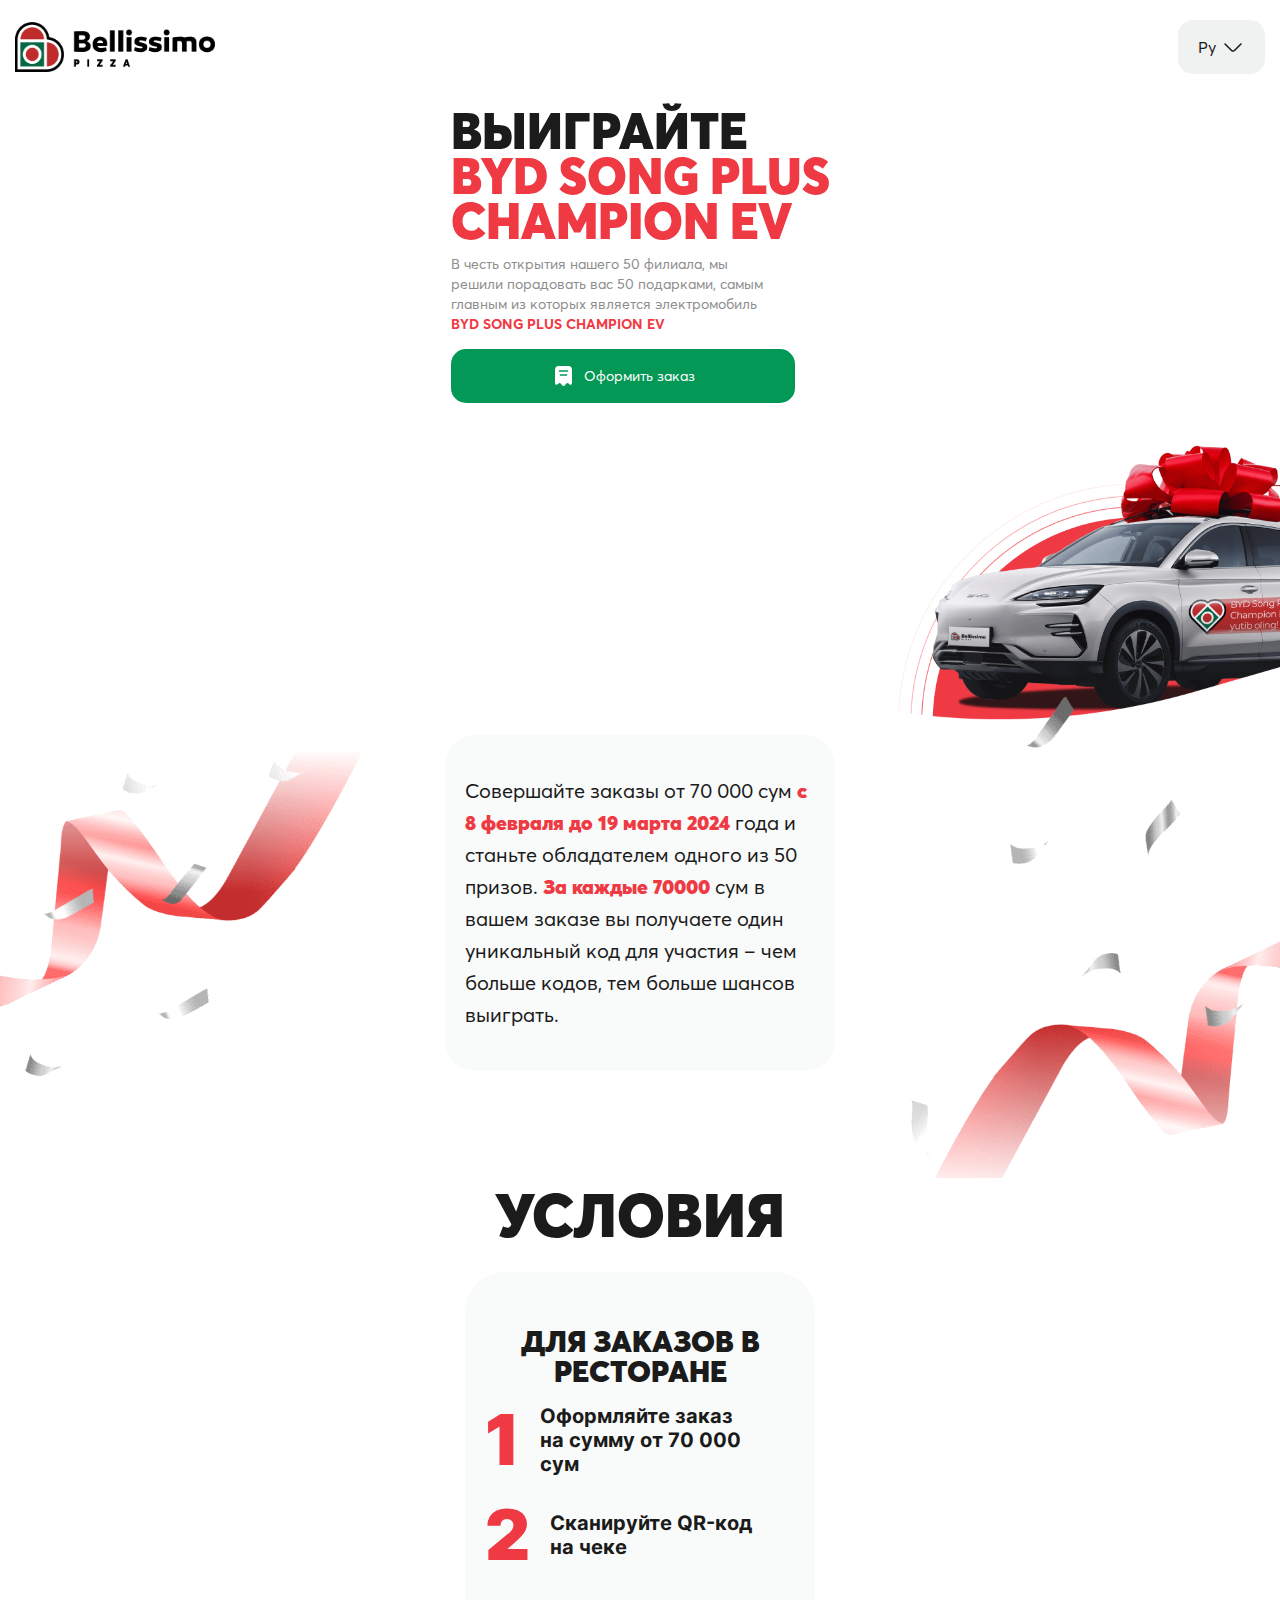
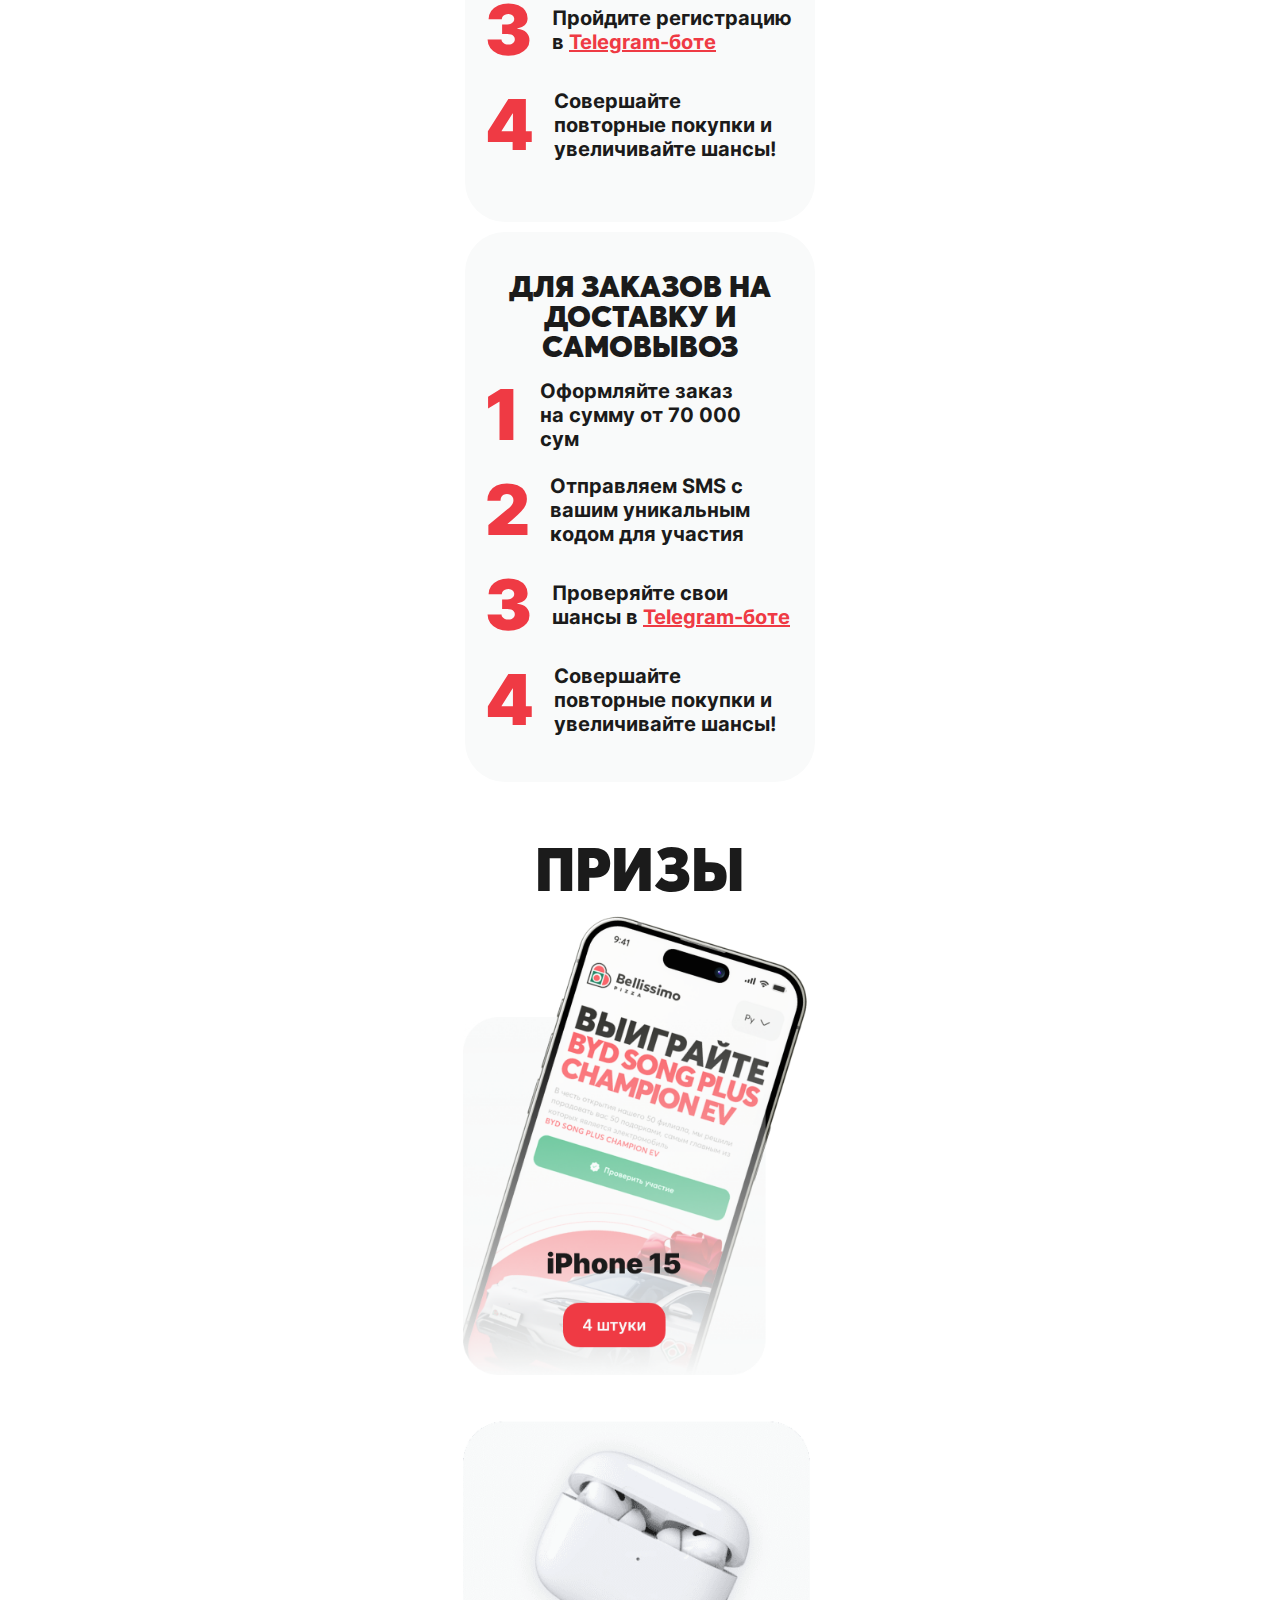
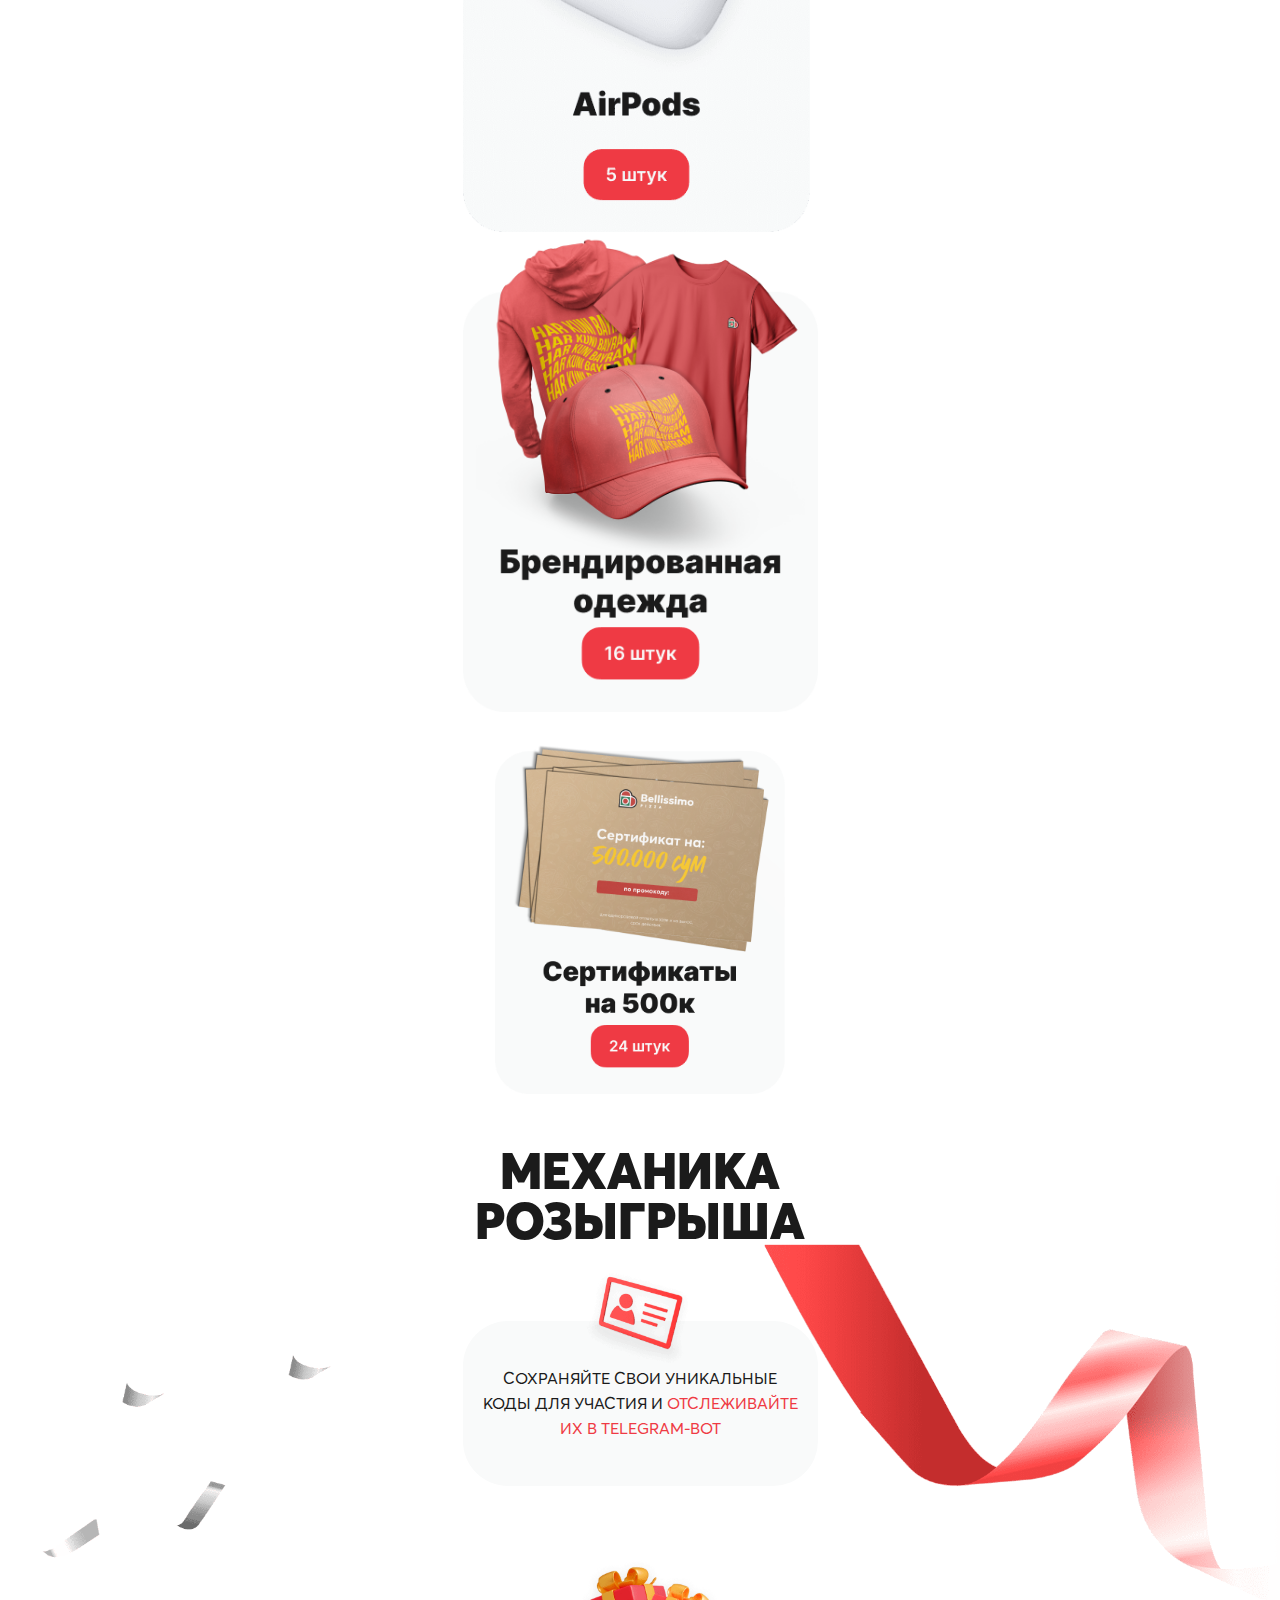
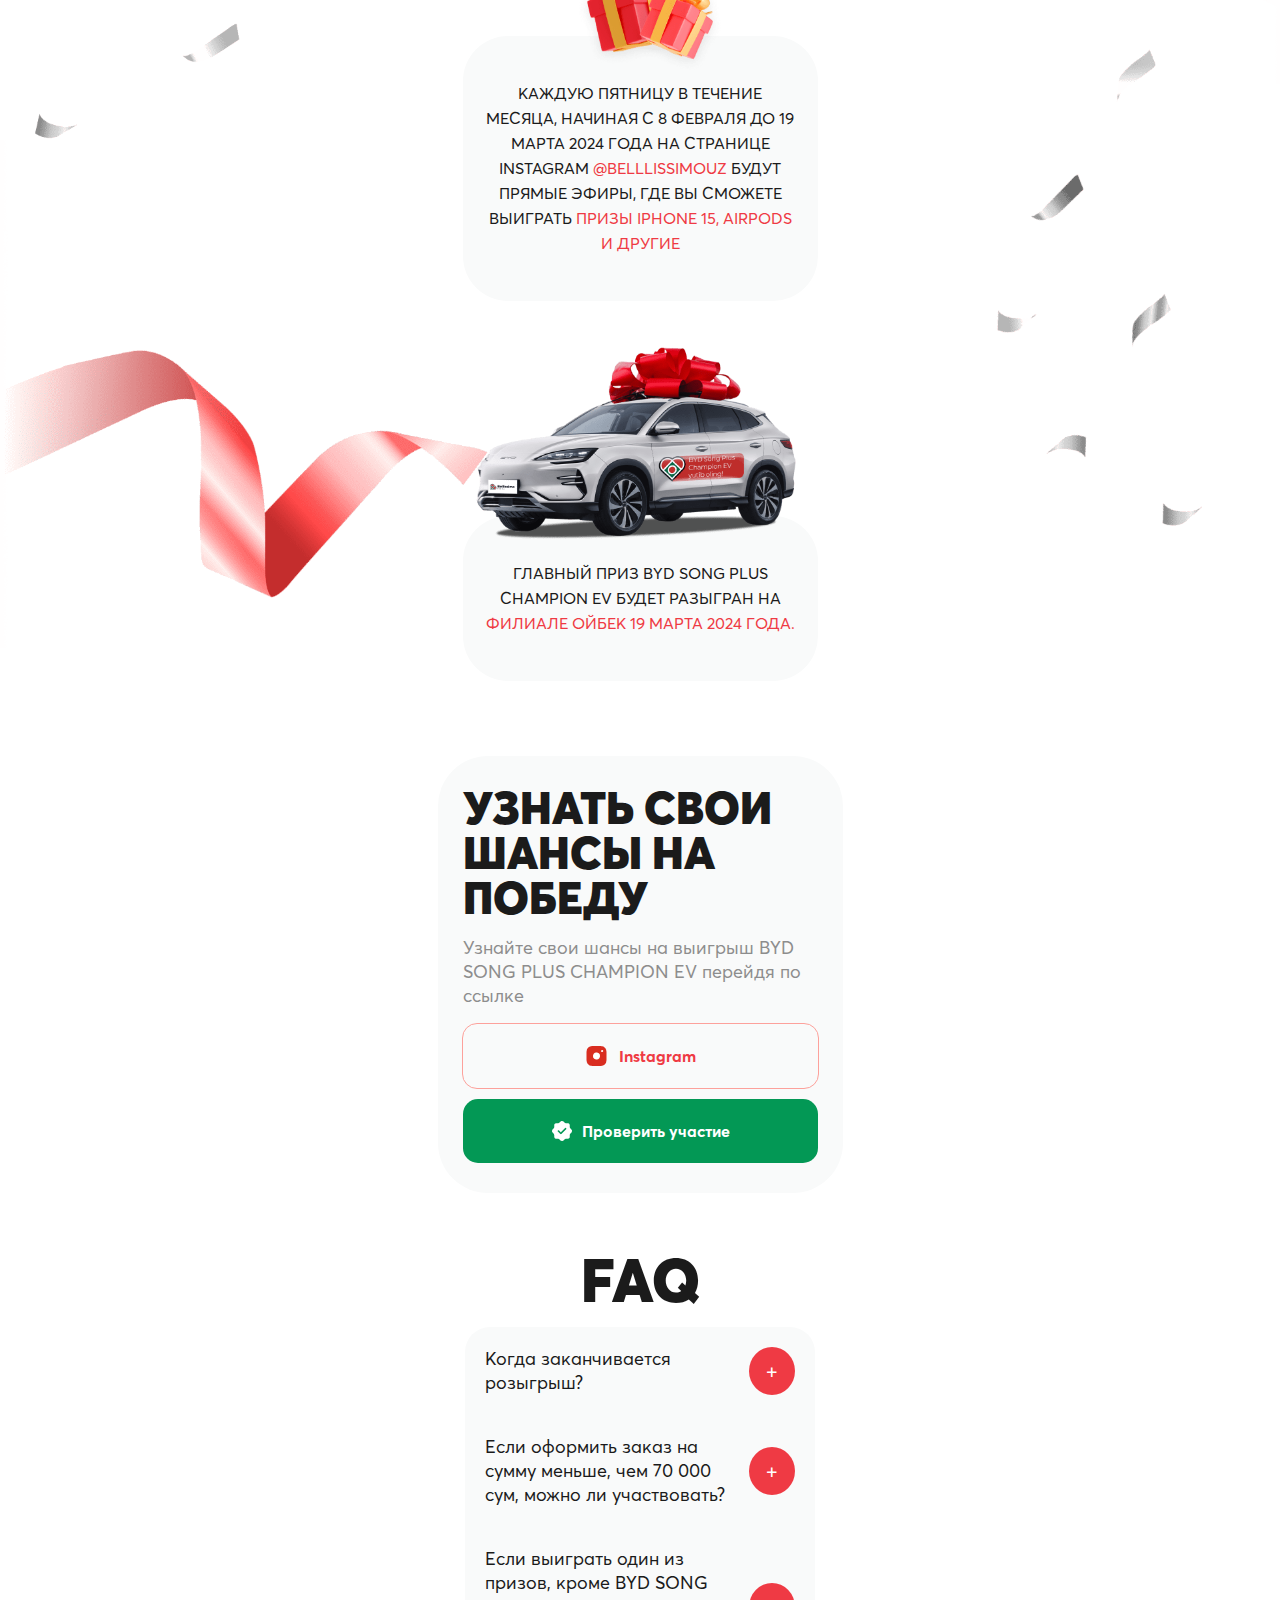
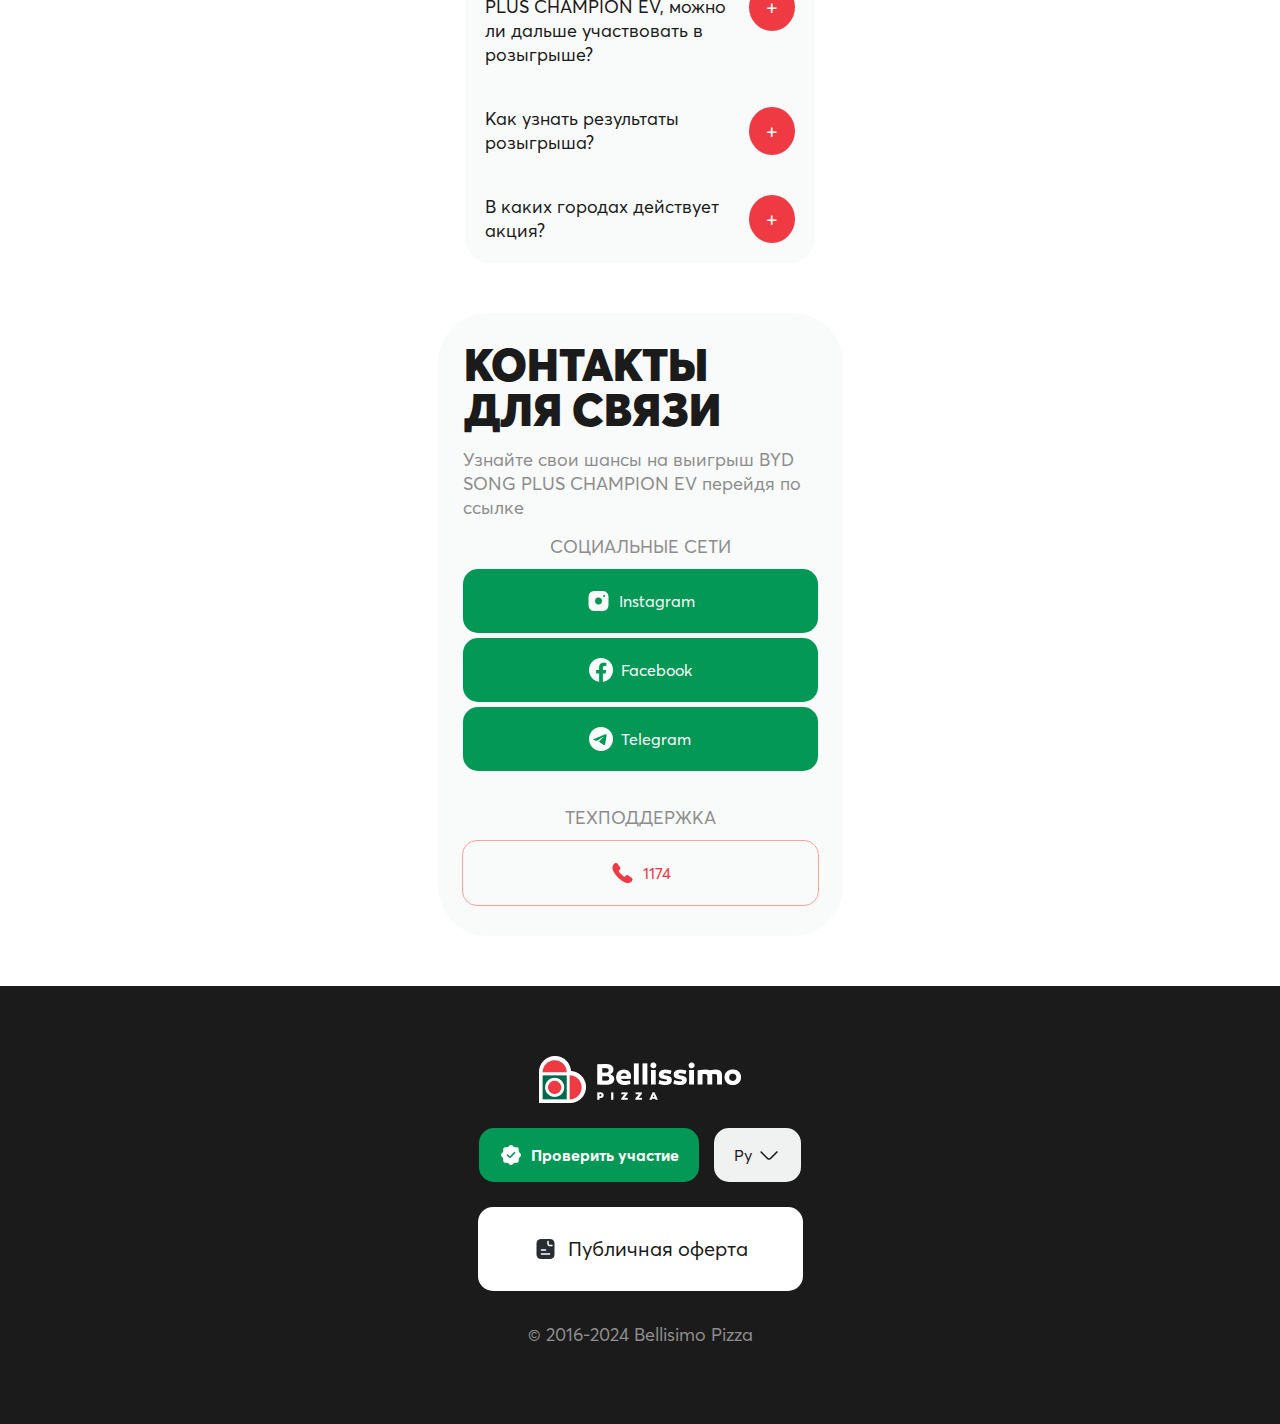
<file: index.html>
<!DOCTYPE html>
<html lang="ru">
<head>
    <meta charset="UTF-8">
    <meta name="viewport" content="width=device-width, initial-scale=1.0">
    <title>BELLISIMO | RU</title>
    <link rel="stylesheet" href="assets/style/style.css">
</head>
<body>
    <header id="header1" class="header">
        <nav class="nav d-flex justify-content-center align-items-center">
            <img class="header__logo" src="assets/img/logo.png" alt="logo">
            <ul class="nav__ul d-flex justify-content-center align-items-center">
                <li class="nav__li">
                    <a class="nav__link" href="#header1">Главная</a>
                </li>
                <li class="nav__li">
                    <a class="nav__link" href="#main1">Описание</a>
                </li>
                <li class="nav__li">
                    <a class="nav__link" href="#con1">Условия</a>
                </li>
                <li class="nav__li">
                    <a class="nav__link" href="#ivent1">Механика</a>
                </li>
                <li class="nav__li">
                    <a class="nav__link" href="#win1">Проверить участие</a>
                </li>
                <li class="nav__li">
                    <a class="nav__link" href="#faq1">FAQ</a>
                </li>
                <li class="nav__li">
                    <a class="nav__link" href="#contact1">Контакты</a>
                </li>
            </ul>
            <div class="nav__right d-flex justify-content-center align-items-center">
                <a target="_blank" href="https://t.me/bellissimo_bot" class="nav__right-link d-flex justify-content-center align-items-center">
                    <img class="nav__right-icon" src="assets/img/icon.png" alt="icon">
                    <span class="nav__right-link-txt">Проверить участие</span>
                </a>
                <ul class="header__nav-lang">
                    <li id="lang__li" class="header__nav-lang-li d-flex justify-content-center align-items-center">
                        <p class="header__nav-lang-p">Ру</p>
                        <img id="droparr" src="assets/img/lang-arr.png" alt="arr">
                    </li>
                    <ul onclick="location.href='indexUz.html';" id="lang__drop" class="dropdown__ul displaB">
                        <li class="dropdown__li">
                            <p class="header__nav-lang-p">Uz</p>
                        </li>
                    </ul>
                </ul>
            </div>
        </nav>
        <div class="header__content d-flex justify-content-start align-items-start">
            <div class="header__content-left d-flex flex-colum align-items-start">
                <h1 class="header__content-title">Выиграйте <br>
                    <span>BYD SONG PLUS <br> CHAMPION EV</span>
                </h1>
                <p class="header__content-txt">В честь открытия нашего 50 филиала, мы решили порадовать вас 50 подарками, самым главным из которых является электромобиль <span>BYD SONG PLUS CHAMPION EV</span></p>
                <a class="header__content-btn d-flex justify-cntent-center align-items-center" target="_blank" href="https://t.me/bellissimo_bot"><img class="header__content-img" src="assets/img/receipt.png" alt="">Оформить заказ</a>
            </div>
            <img class="header__content-right" src="assets/img/header__bg.png" alt="">
        </div>
    </header>
    <main id="main1" class="main">
        <div class="main__top d-flex justify-content-center align-items-center">
            <p class="main__top-txt">
                Совершайте заказы от 70 000 сум <span>с 8 февраля до 19 марта 2024</span> года и станьте обладателем одного из 50 призов. <span>За каждые 70000</span> сум в вашем заказе вы получаете один уникальный код для участия – чем больше кодов, тем больше шансов выиграть.
            </p>
            <img class="main__topn-bg" src="assets/img/main__top__bg.png" alt="illyustration">
        </div>
        <div id="con1" class="main__condition d-flex flex-colum justify-content-center align-items-center">
            <h2 class="condition__title">Условия</h2>
            <div class="condition__item d-flex flex-colum justify-content-center align-items-center">
                <div class="condition__top d-flex justify-content-center align-items-center">
                    <div class="condition__left d-flex flex-colum justify-content-center align-items-start">
                        <p class="condition__left-title">Для заказов в ресторане</p>
                        <div class="condition__left-item">
                            <p class="condition__item-number">1</p>
                            <p class="condition__item-txt">Оформляйте заказ на сумму от 70 000 сум</p>
                        </div>
                        <div class="condition__left-item">
                            <p class="condition__item-number">2</p>
                            <p class="condition__item-txt">Сканируйте QR-код на чеке</p>
                        </div>
                        <div class="condition__left-item">
                            <p class="condition__item-number">3</p>
                            <p id="mobile__size" class="condition__item-txt">Пройдите регистрацию в <span style="cursor: pointer;" onclick="location.href='https://t.me/bellissimo_bot';">Telegram-боте</span></p>
                        </div>
                        <div id="mobile__item" class="condition__left-item">
                            <p class="condition__item-number">4</p>
                            <p style="width: 235px;" class="condition__item-txt">Совершайте повторные покупки и увеличивайте шансы!</p>
                        </div>
                    </div>
                    <div class="condition__right d-flex flex-colum justify-content-center align-items-start">
                        <p id="sergey__title" class="condition__left-title">Для заказов на доставку и самовывоз</p>
                        <div class="condition__left-item">
                            <p class="condition__item-number">1</p>
                            <p class="condition__item-txt">Оформляйте заказ на сумму от 70 000 сум</p>
                        </div>
                        <div class="condition__left-item">
                            <p class="condition__item-number">2</p>
                            <p id="sergey__p" class="condition__item-txt">Отправляем SMS с вашим уникальным кодом для участия</p>
                        </div>
                        <div class="condition__left-item">
                            <p class="condition__item-number">3</p>
                            <p id="mobile__size" class="condition__item-txt">Проверяйте свои шансы в <span style="cursor: pointer;" onclick="location.href='https://t.me/bellissimo_bot';">Telegram-боте</span></p>
                        </div>
                        <div id="mobile__item" class="condition__left-item">
                            <p class="condition__item-number">4</p>
                            <p style="width: 235px;" class="condition__item-txt">Совершайте повторные покупки и увеличивайте шансы!</p>
                        </div>
                    </div>
                </div>
                <div class="condition__bottom d-flex justify-content-center align-items-center">
                    <p class="condition__item-number">4</p>
                    <p id="sergey__p4" class="condition__item-txt">Совершайте повторные покупки и увеличивайте шансы!</p>
                </div>
            </div>
        </div>
        <div class="gifts d-flex justify-content-center align-items-center flex-colum">
            <h2 class="gift__title">ПРИЗЫ</h2>
            <div class="gift__item d-flex justify-content-center align-items-end">
                <div class="gift__item-box d-flex justify-content-center align-items-center">
                    <img src="assets/img/iphone.png" alt="iphone" class="gift__item-img">
                </div>
                <div class="gift__item-box">
                    <img src="assets/img/airpods.png" alt="iphone" class="gift__item-img">
                </div>
                <div class="gift__item-box">
                    <img src="assets/img/dress.png" alt="iphone" class="gift__item-img">
                </div>
                <div class="gift__item-box">
                    <img src="assets/img/sertificate.png" alt="iphone" class="gift__item-img">
                </div>
            </div>
            <p class="gift__txt">Результаты розыгрыша вы сможете узнать на нашей странице <span style="cursor: pointer;" onclick="location.href='https://www.instagram.com/bellissimouz/';">Instagram</span> во время прямых эфиров каждую пятницу в течение месяца. ОбладателяBYD SONG PLUS CHAMPION EV определим случайным образом на филиале Ойбек 19 марта 2024 года.</p>
        </div>
        <div id="ivent1" class="ivent d-flex flex-colum justify-content-center align-items-center">
            <h2 class="ivent__title">Механика розыгрыша</h2>
            <div class="ivent__box d-flex flex-colum justify-content-center align-items-center">
                <div class="ivent__item">
                    <img id="ivenImg1" class="ivent__img" src="assets/img/contact.png" alt="ivent">
                    <p class="ivent__txt">Сохраняйте свои уникальные коды для участия и <span style="cursor: pointer;" onclick="location.href='https://t.me/bellissimo_bot';" >отслеживайте их в Telegram-bot</span></p>
                </div>
                <div class="ivent__item">
                    <img id="ivenImg2" class="ivent__img" src="assets/img/ivent__gift.png" alt="ivent">
                    <p class="ivent__txt">Каждую пятницу в течение месяца, начиная с 8 февраля до 19 марта 2024 года на странице Instagram <span style="cursor: pointer;" onclick="location.href='https://www.instagram.com/bellissimouz/';">@belllissimouz</span> будут прямые эфиры, где вы сможете выиграть <span>призы iPhone 15, AirPods и другие</span></p>
                </div>
                <div class="ivent__item">
                    <img id="ivenImg3" class="ivent__img" src="assets/img/ivent__car.png" alt="ivent">
                    <p class="ivent__txt"> Главный приз BYD SONG PLUS CHAMPION EV будет разыгран на <span>филиале Ойбек 19 марта 2024 года.</span></p>
                </div>
            </div>
            <img class="ivent__bg" src="assets/img/ivent__bg.png" alt="ivent">
        </div>
        <div id="win1" class="win d-flex justify-content-center align-items-center">
            <div class="win__box d-flex flex-colum justify-content-center align-items-center">
                <h2 class="win__title">Узнать свои шансы на победу</h2>
                <p class="win__txt">Узнайте свои шансы на выигрыш BYD SONG PLUS CHAMPION EV перейдя по ссылке</p>
                <div class="win__bottom d-flex justify-content-center align-items-center">
                    <a target="_blank" href="https://www.instagram.com/bellissimouz/" class="win__link d-flex justify-content-center align-items-center"><img src="assets/img/instagram__win.png" alt="instagram"> Instagram</a>
                    <a id="mobile__btn" target="_blank" href="https://t.me/bellissimo_bot" class="nav__right-link d-flex justify-content-center align-items-center">
                        <img class="nav__right-icon" src="assets/img/icon.png" alt="icon">
                        <span class="nav__right-link-txt">Проверить участие</span>
                    </a>
                </div>
            </div>
        </div>
        <div id="faq1" class="faq d-flex justify-content-center align-items-center flex-colum">
            <h2 class="faq__title">FAQ</h2>
            <div class="faq__box">
                <button class="accordion">Когда заканчивается розыгрыш?</button>
                <div class="panel">
                    <p>Ответ: Розыгрыш будет длиться с 8 февраля до 19 марта 2024 года.</p>
                </div>
                <button class="accordion">Если оформить заказ на сумму меньше, чем 70 000 сум, можно ли участвовать?</button>
                <div class="panel">
                    <p>Ответ: Для участия необходимо оформить заказ минимум на 70 000 сум.</p>
                </div>
                <button class="accordion">Если выиграть один из призов, кроме BYD SONG PLUS CHAMPION EV, можно ли дальше участвовать в розыгрыше? </button>
                <div class="panel">
                    <p>Ответ: Да, после выигрыша одного из призов, кроме BYD SONG PLUS EV – можно продолжить участвовать.</p>
                </div>
                <button class="accordion">Как узнать результаты розыгрыша?</button>
                <div class="panel">
                    <p>Ответ: результаты розыгрыша 50 призов, кроме BYD SONG PLUS EV – можно узнать на прямых эфирах Instagram страницы @bellissimouz. Обладателя BYD SONG PLUS CHAMPION EV определим 19 марта.</p>
                </div>
                <button class="accordion">В каких городах действует акция?</button>
                <div class="panel">
                    <p>Ответ: Акция действует во всех городах Республики Узбекистан, где есть филиал Bellissimo Pizza.</p>
                </div>
            </div>
        </div>
        <div id="contact1" class="contact d-flex justify-content-center align-items-center">
            <div class="contact__box d-flex justify-content-center align-items-center flex-colum">
                <h2 class="contact__title">контакты для связи</h2>
                <p id="contact__mobile" class="win__txt">Узнайте свои шансы на выигрыш BYD SONG PLUS CHAMPION EV перейдя по ссылке</p>
                <div class="contact__soc d-flex flex-colum justify-content-center align-items-center">
                    <p class="contact__soc-txt">социальные сети</p>
                    <div class="contact__soc-item d-flex justify-content-center align-items-center">
                        <a target="_blank" href="https://www.instagram.com/bellissimouz/" class="contact__soc-btn d-flex justify-content-center align-items-center">
                            <img class="contact__img" src="assets/img/instagram__soc.png" alt="inst">
                            <span>Instagram</span>
                        </a>
                        <a target="_blank" href="https://www.facebook.com/bellissimouz" class="contact__soc-btn d-flex justify-content-center align-items-cente">
                            <img class="contact__img" src="assets/img/facebook__soc.png" alt="Facebook">
                            <span>Facebook</span>
                        </a>
                        <a target="_blank" href="https://t.me/bellissimo_bot" class="contact__soc-btn d-flex justify-content-center align-items-cente">
                            <img class="contact__img" src="assets/img/telegram__soc.png" alt="Telegram">
                            <span>Telegram</span>
                        </a>
                    </div>
                </div>
                <div class="contact__soc contact__tel d-flex flex-colum justify-content-center align-items-center">
                    <p class="contact__soc-txt">техподдержка</p>
                    <div class="contact__soc-item d-flex justify-content-center align-items-center">
                        <a href="tel:1174" class="contact__soc-btn contact__soc-tel d-flex justify-content-center align-items-cente">
                            <img class="contact__img" src="assets/img/call.png" alt="inst">
                            <span>1174</span>
                        </a>
                        <!-- <a href="mailto: info@bellissimo.uz" class="contact__soc-btn contact__soc-tel d-flex justify-content-center align-items-cente">
                            <img class="contact__img" src="assets/img/sms.png" alt="Facebook">
                            <span>info@bellissimo.uz</span>
                        </a> -->
                    </div>
                </div>
            </div>
        </div>
    </main>
    <footer class="footer">
        <nav class="footer__nav nav d-flex justify-content-center align-items-start">
            <img src="assets/img/footer__logo.png" alt="logo">
            <ul class="nav__ul d-flex justify-content-center align-items-center">
                <li class="nav__li">
                    <a class="nav__link" href="#header1">Главная</a>
                </li>
                <li class="nav__li">
                    <a class="nav__link" href="#main1">Описание</a>
                </li>
                <li class="nav__li">
                    <a class="nav__link" href="#con1">Условия</a>
                </li>
                <li class="nav__li">
                    <a class="nav__link" href="#ivent1">Механика</a>
                </li>
                <li class="nav__li">
                    <a class="nav__link" href="#win1">Проверить участие</a>
                </li>
                <li class="nav__li">
                    <a class="nav__link" href="#faq1">FAQ</a>
                </li>
                <li class="nav__li">
                    <a class="nav__link" href="#contact1">Контакты</a>
                </li>
            </ul>
            <div class="footer__right d-flex flex-colum justify-content-start align-items-center">
                <div class="nav__right d-flex justify-content-center align-items-start">
                    <a id="mobile__footer" target="_blank" href="https://t.me/bellissimo_bot" class="nav__right-link d-flex justify-content-center align-items-center">
                        <img class="nav__right-icon" src="assets/img/icon.png" alt="icon">
                        <span class="nav__right-link-txt">Проверить участие</span>
                    </a>
                    <ul class="header__nav-lang">
                        <li id="lang__li2" class="header__nav-lang-li d-flex justify-content-center align-items-center">
                            <p class="header__nav-lang-p">Ру</p>
                            <img id="droparr2" src="assets/img/lang-arr.png" alt="arr">
                        </li>
                        <ul onclick="location.href='indexUz.html';" id="lang__drop2" class="dropdown__ul displaB">
                            <li class="dropdown__li">
                                <p class="header__nav-lang-p">Uz</p>
                            </li>
                        </ul>
                    </ul>
                </div>
                <a target="_blank" href="pages/offer.html" class="footer__right-btn d-flex justify-content-center align-items-center">
                    <img class="footer__icon" src="assets/img/footer__icon.png" alt="document">
                    <span>Публичная оферта</span>
                </a>
            </div>
        </nav>
        <p class="copyright">&copy; 2016-2024 Bellisimo Pizza</p>
    </footer>
    <script src="assets/app/app.js"></script>
</body>
</html>
</file>
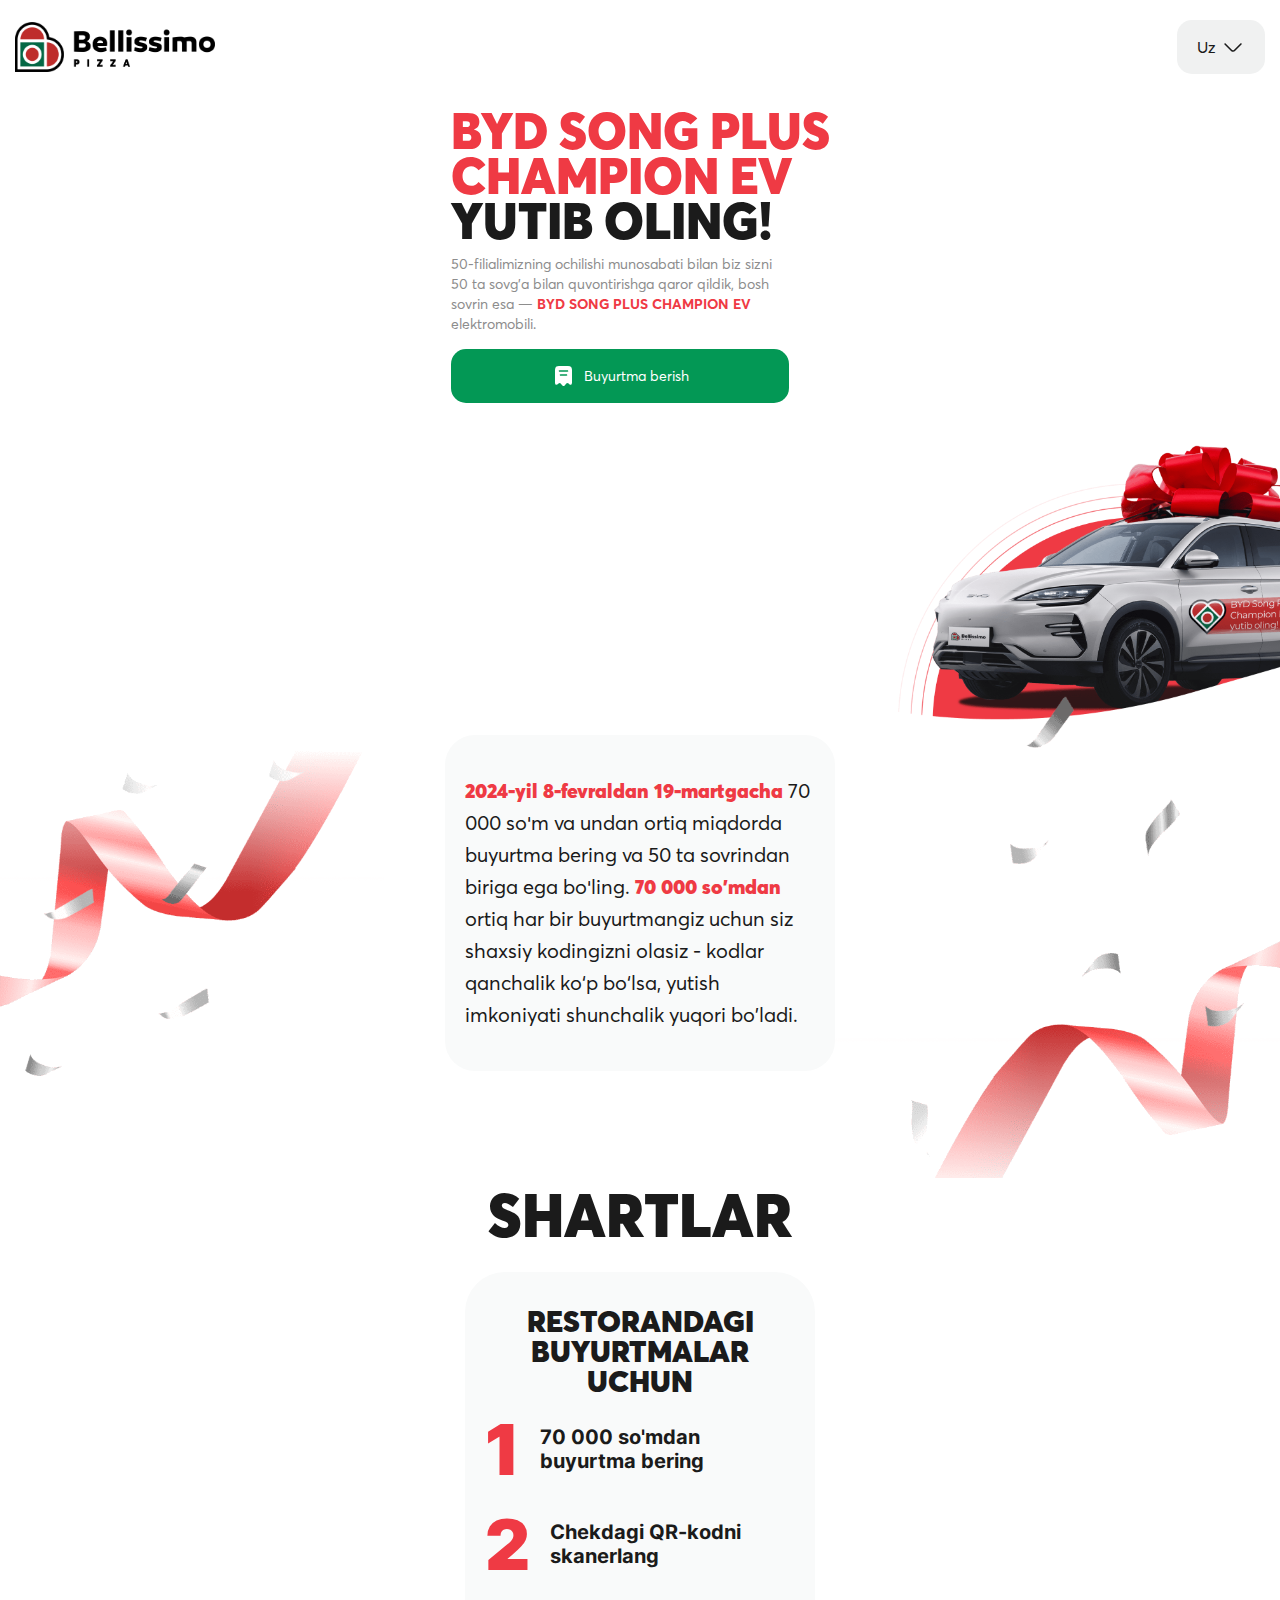
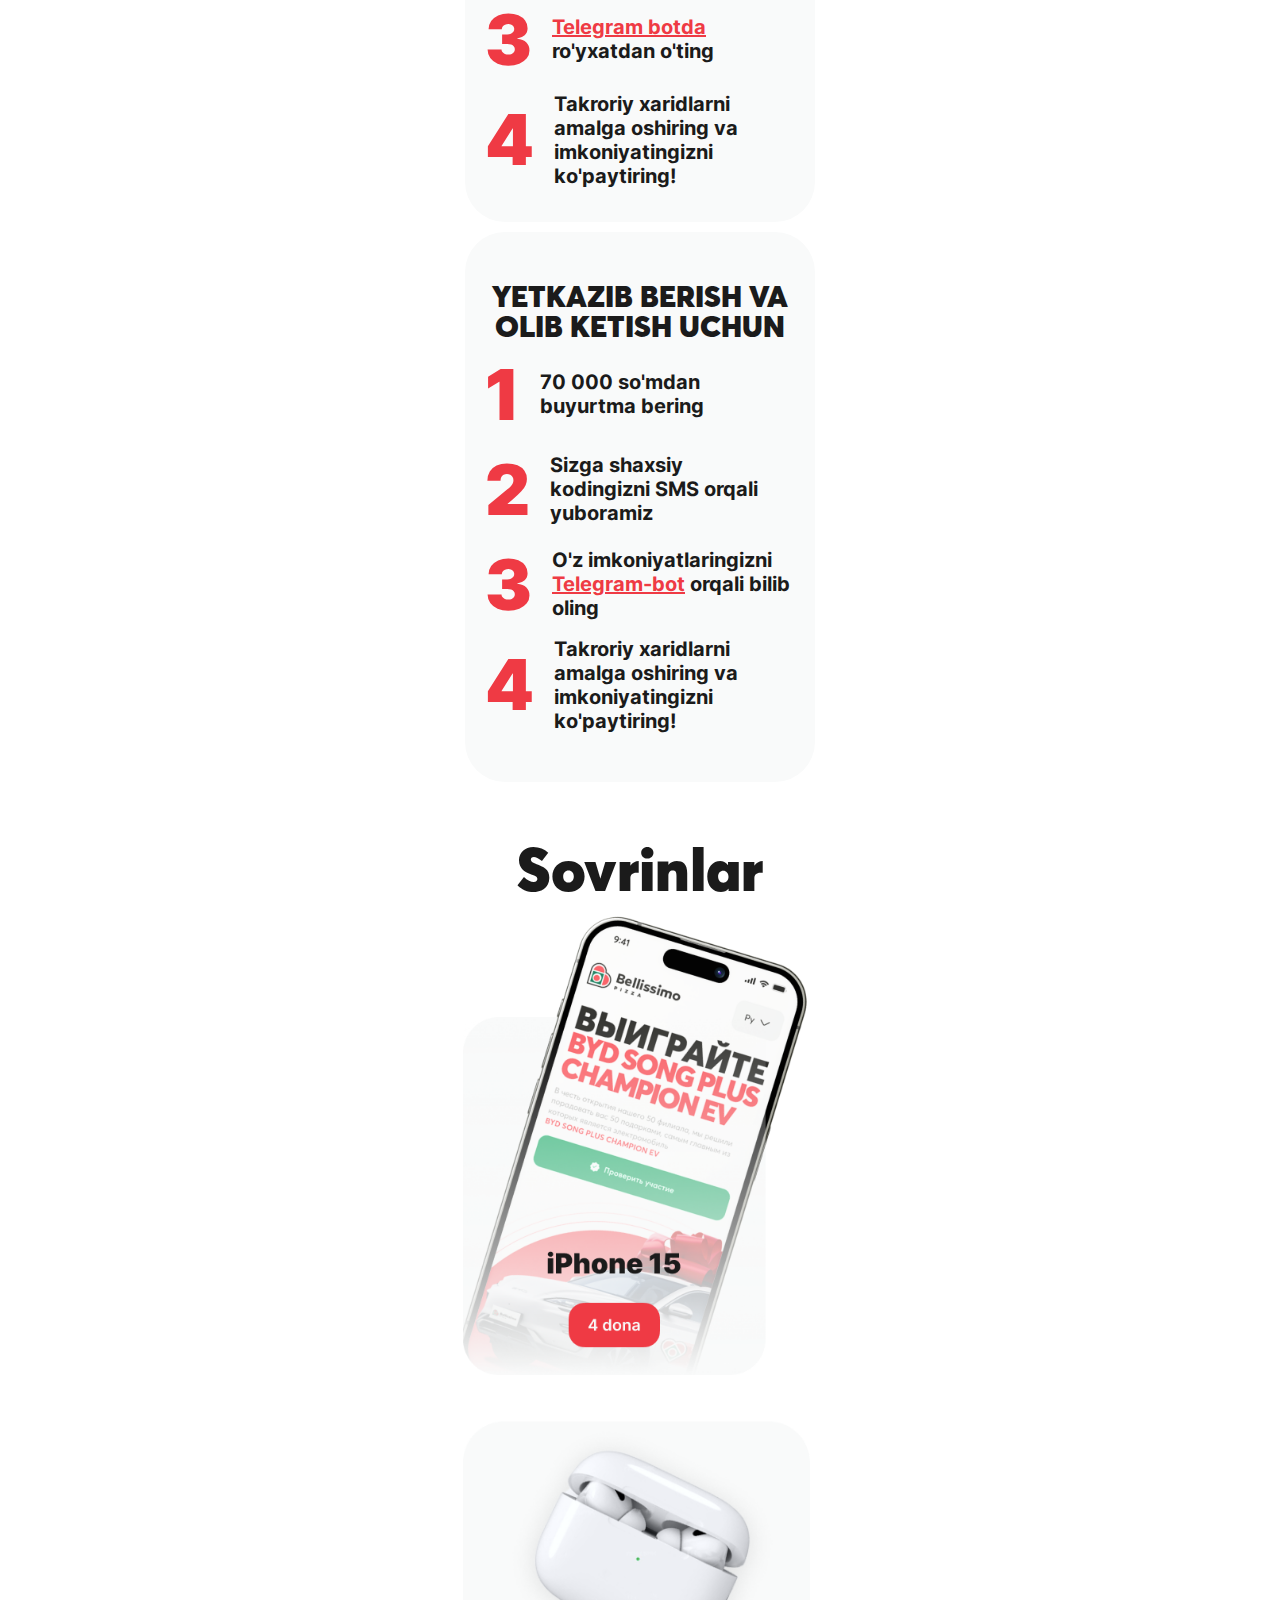
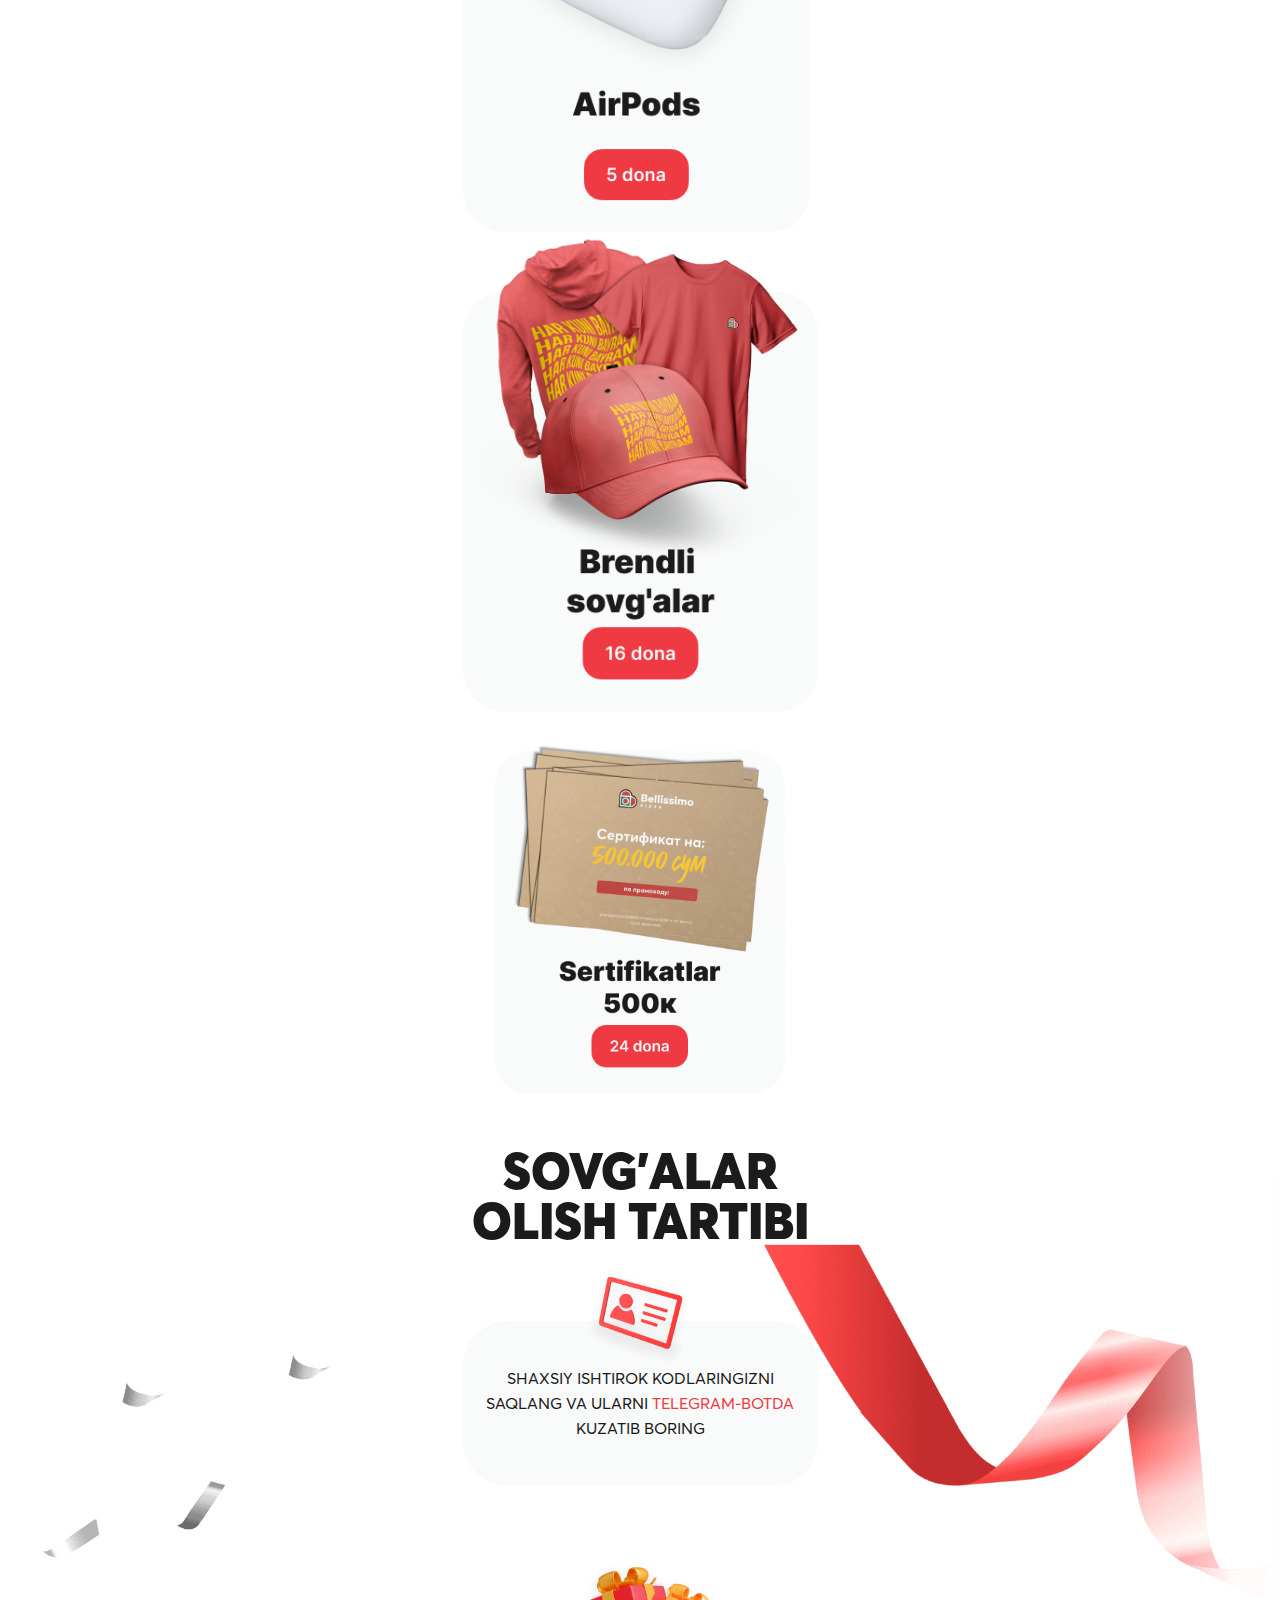
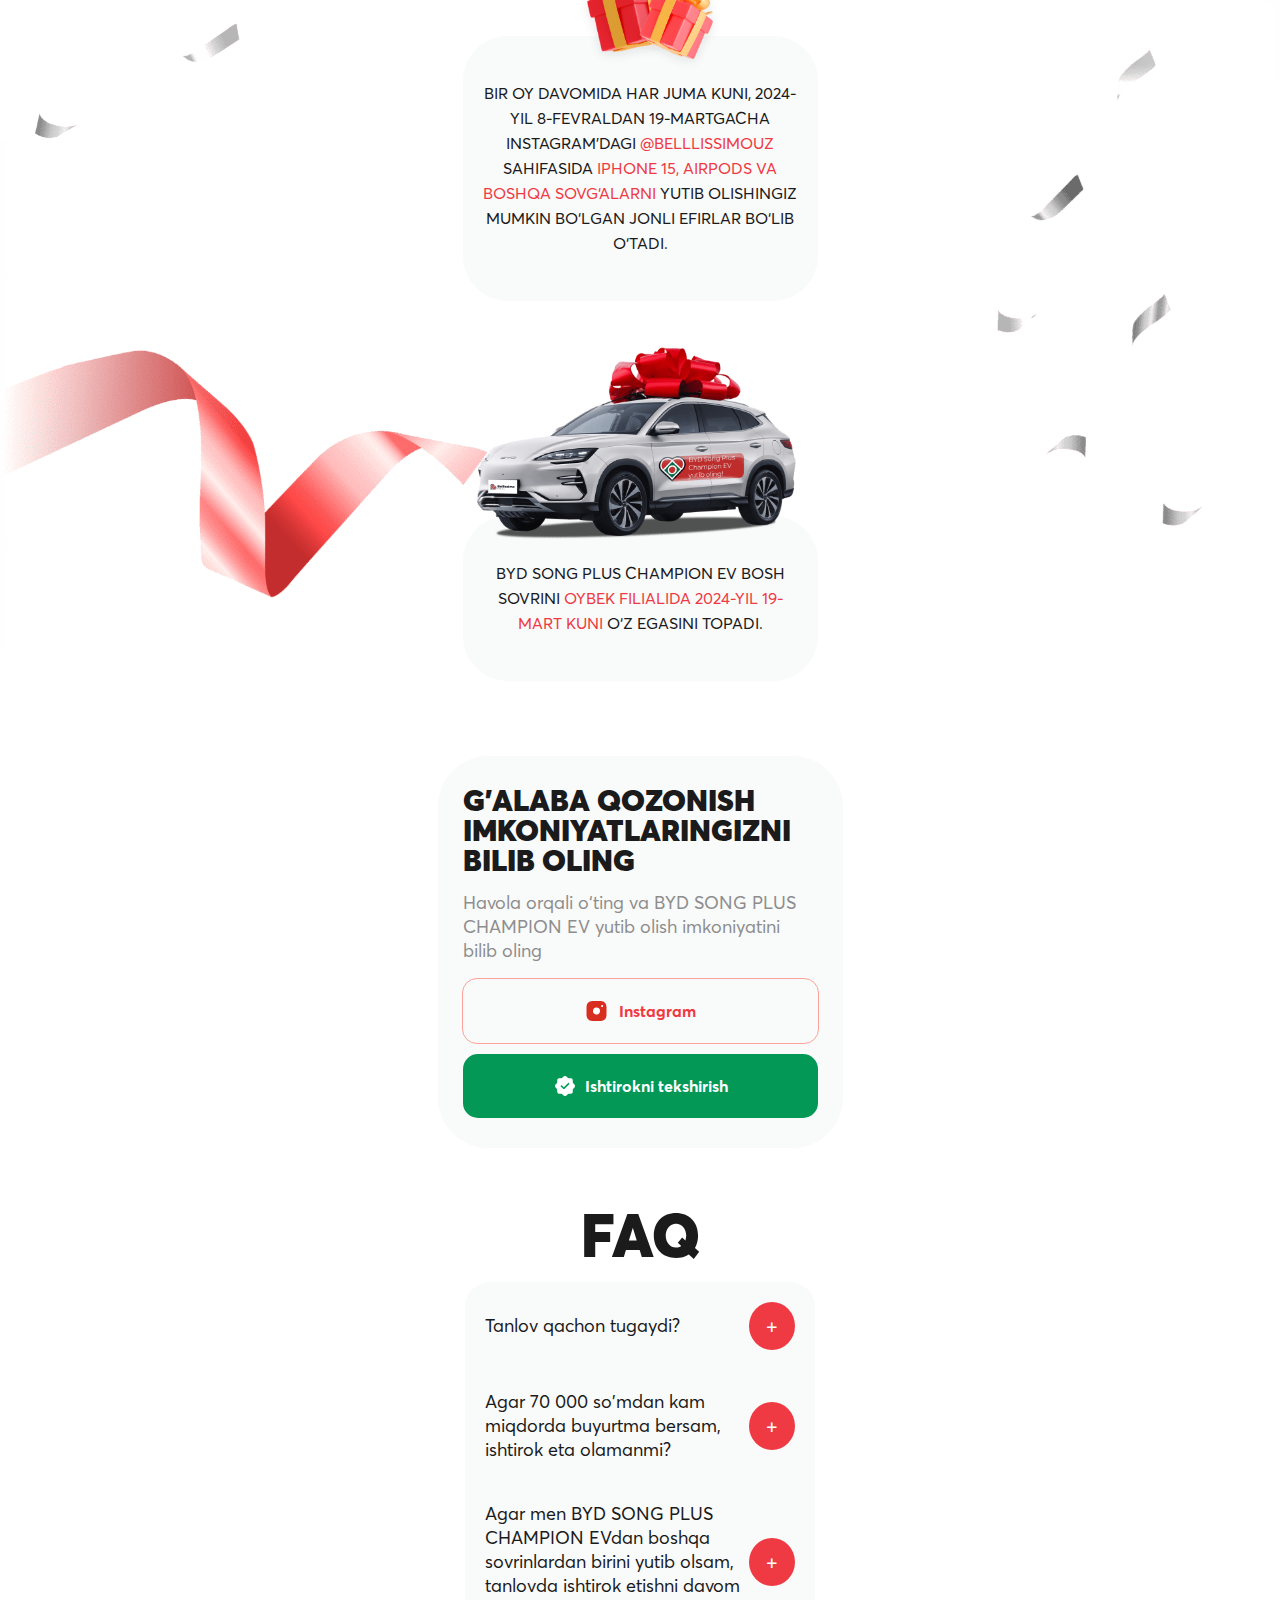
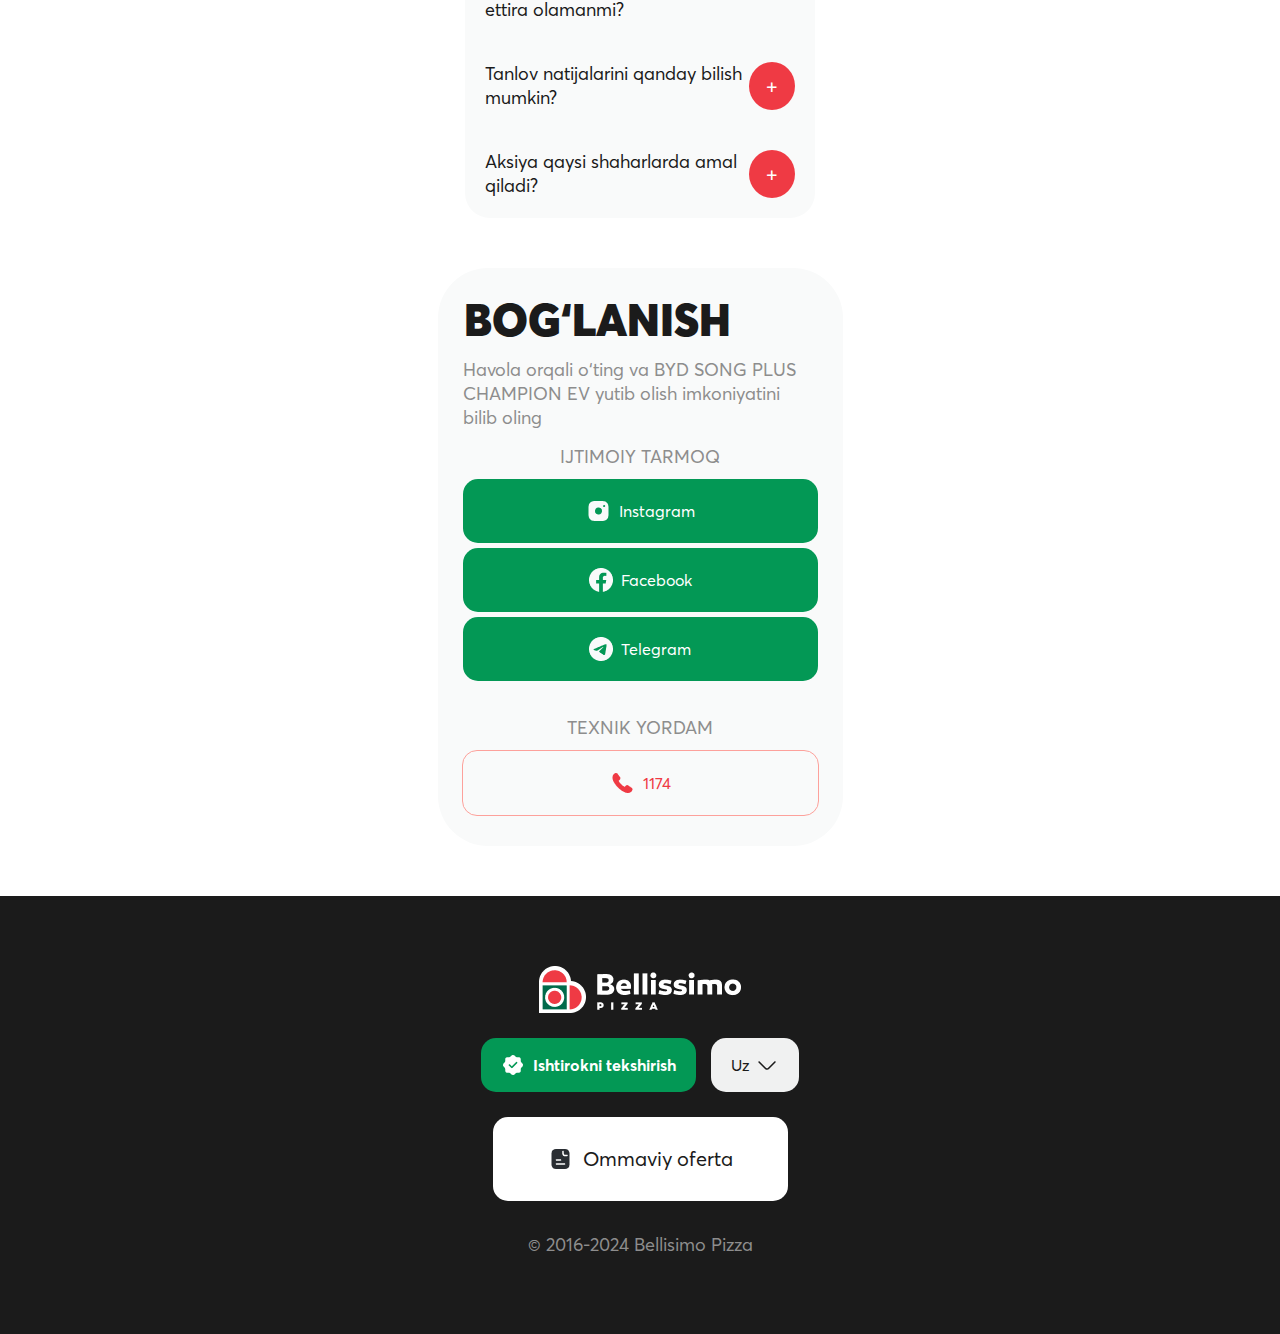
<file: indexUz.html>
<!DOCTYPE html>
<html lang="ru">
<head>
    <meta charset="UTF-8">
    <meta name="viewport" content="width=device-width, initial-scale=1.0">
    <title>BELLISIMO | UZ</title>
    <link rel="stylesheet" href="assets/style/style.css">
</head>
<body>
    <header id="header1" class="header">
        <nav class="nav d-flex justify-content-center align-items-center">
            <img class="header__logo" src="assets/img/logo.png" alt="logo">
            <ul class="nav__ul d-flex justify-content-center align-items-center">
                <li class="nav__li">
                    <a class="nav__link" href="#header1">Bosh sahifa</a>
                </li>
                <li class="nav__li">
                    <a class="nav__link" href="#main1">Tavsif</a>
                </li>
                <li class="nav__li">
                    <a class="nav__link" href="#con1">Shartlar</a>
                </li>
                <li class="nav__li">
                    <a class="nav__link" href="#ivent1">Mexanika</a>
                </li>
                <li class="nav__li">
                    <a class="nav__link" href="#win1">Ishtirokni tekshirish</a>
                </li>
                <li class="nav__li">
                    <a class="nav__link" href="#faq1">FAQ</a>
                </li>
                <li class="nav__li">
                    <a class="nav__link" href="#contact1">Bog‘lanish</a>
                </li>
            </ul>
            <div class="nav__right d-flex justify-content-center align-items-center">
                <a target="_blank" href="https://t.me/bellissimo_bot" class="nav__right-link d-flex justify-content-center align-items-center">
                    <img class="nav__right-icon" src="assets/img/icon.png" alt="icon">
                    <span class="nav__right-link-txt">Ishtirokni tekshirish</span>
                </a>
                <ul class="header__nav-lang">
                    <li id="lang__li" class="header__nav-lang-li d-flex justify-content-center align-items-center">
                        <p class="header__nav-lang-p">Uz</p>
                        <img id="droparr" src="assets/img/lang-arr.png" alt="arr">
                    </li>
                    <ul onclick="location.href='index.html';" id="lang__drop" class="dropdown__ul displaB">
                        <li class="dropdown__li">
                            <p class="header__nav-lang-p">Ru</p>
                        </li>
                    </ul>
                </ul>
            </div>
        </nav>
        <div class="header__content d-flex justify-content-start align-items-start">
            <div class="header__content-left d-flex flex-colum align-items-start">
                <h1 class="header__content-title"><span>BYD SONG PLUS <br> CHAMPION EV</span> <br> yutib oling!</h1>
                <p class="header__content-txt">50-filialimizning ochilishi munosabati bilan biz sizni 50 ta sovg'a bilan quvontirishga qaror qildik, bosh sovrin esa — <span>BYD SONG PLUS CHAMPION EV</span> elektromobili.</p>
                <a class="header__content-btn d-flex justify-cntent-center align-items-center" target="_blank" href="https://t.me/bellissimo_bot"><img class="header__content-img" src="assets/img/receipt.png" alt="asd">Buyurtma berish</a>
            </div>
            <img class="header__content-right" src="assets/img/header__bg.png" alt="">
        </div>
    </header>
    <main id="main1" class="main">
        <div class="main__top d-flex justify-content-center align-items-center">
            <p class="main__top-txt">
                <span>2024-yil 8-fevraldan 19-martgacha</span> 70 000 soʻm va undan ortiq miqdorda buyurtma bering va 50 ta sovrindan biriga ega boʻling. <span>70 000 so'mdan</span> ortiq har bir buyurtmangiz uchun siz shaxsiy kodingizni olasiz - kodlar qanchalik ko‘p bo‘lsa, yutish imkoniyati shunchalik yuqori bo'ladi.
            </p>
            <img class="main__topn-bg" src="assets/img/main__top__bg.png" alt="illyustration">
        </div>
        <div id="con1" class="main__condition d-flex flex-colum justify-content-center align-items-center">
            <h2 class="condition__title">Shartlar</h2>
            <div class="condition__item d-flex flex-colum justify-content-center align-items-center">
                <div class="condition__top d-flex justify-content-center align-items-center">
                    <div class="condition__left d-flex flex-colum justify-content-center align-items-start">
                        <p class="condition__left-title">Restorandagi buyurtmalar uchun</p>
                        <div class="condition__left-item">
                            <p class="condition__item-number">1</p>
                            <p class="condition__item-txt">70 000 so'mdan buyurtma bering</p>
                        </div>
                        <div class="condition__left-item">
                            <p class="condition__item-number">2</p>
                            <p class="condition__item-txt">Chekdagi QR-kodni skanerlang</p>
                        </div>
                        <div class="condition__left-item">
                            <p class="condition__item-number">3</p>
                            <p id="mobile__size" class="condition__item-txt"><span style="cursor: pointer;" onclick="location.href='https://t.me/bellissimo_bot';">Telegram botda </span> ro'yxatdan o'ting</p>
                        </div>
                        <div id="mobile__item" class="condition__left-item">
                            <p class="condition__item-number">4</p>
                            <p style="width: 235px;" class="condition__item-txt">Takroriy xaridlarni amalga oshiring va imkoniyatingizni ko'paytiring!</p>
                        </div>
                    </div>
                    <div class="condition__right d-flex flex-colum justify-content-center align-items-start">
                        <p id="sergey__title" class="condition__left-title">Yetkazib berish va olib ketish uchun</p>
                        <div class="condition__left-item">
                            <p class="condition__item-number">1</p>
                            <p class="condition__item-txt">70 000 so'mdan buyurtma bering</p>
                        </div>
                        <div class="condition__left-item">
                            <p class="condition__item-number">2</p>
                            <p id="sergey__p" class="condition__item-txt">Sizga shaxsiy kodingizni SMS orqali yuboramiz</p>
                        </div>
                        <div class="condition__left-item">
                            <p class="condition__item-number">3</p>
                            <p id="mobile__size" class="condition__item-txt">O'z imkoniyatlaringizni <span style="cursor: pointer;" onclick="location.href='https://t.me/bellissimo_bot';">Telegram-bot</span> orqali bilib oling</p>
                        </div>
                        <div id="mobile__item" class="condition__left-item">
                            <p class="condition__item-number">4</p>
                            <p style="width: 235px;" class="condition__item-txt">Takroriy xaridlarni amalga oshiring va imkoniyatingizni ko'paytiring!</p>
                        </div>
                    </div>
                </div>
                <div class="condition__bottom d-flex justify-content-center align-items-center">
                    <p class="condition__item-number">4</p>
                    <p id="sergey__p4" class="condition__item-txt">Takroriy xaridlarni amalga oshiring va imkoniyatingizni ko'paytiring!</p>
                </div>
            </div>
        </div>
        <div class="gifts d-flex justify-content-center align-items-center flex-colum">
            <h2 class="gift__title">Sovrinlar</h2>
            <div class="gift__item d-flex justify-content-center align-items-end">
                <div class="gift__item-box d-flex justify-content-center align-items-center">
                    <img src="assets/img/iphoneUz.png" alt="iphone" class="gift__item-img">
                </div>
                <div class="gift__item-box">
                    <img src="assets/img/airpodsUz.png" alt="iphone" class="gift__item-img">
                </div>
                <div class="gift__item-box">
                    <img src="assets/img/dressUz.png" alt="iphone" class="gift__item-img">
                </div>
                <div class="gift__item-box">
                    <img src="assets/img/sertificateUz.png" alt="iphone" class="gift__item-img">
                </div>
            </div>
            <p class="gift__txt">Tanlov natijalarini <span style="cursor: pointer;" onclick="location.href='https://www.instagram.com/bellissimouz/';">Instagram</span> sahifamiz orqali bir oy davomida har juma kuni jonli efirda bilib olishingiz mumkin. BYD SONG PLUS CHAMPION EV egasi 2024-yil 19-mart kuni Oybek filialida tasodifiy tarzda aniqlanadi.</p>
        </div>
        <div id="ivent1" class="ivent d-flex flex-colum justify-content-center align-items-center">
            <h2 class="ivent__title">Sovg'alar olish tartibi</h2>
            <div class="ivent__box d-flex flex-colum justify-content-center align-items-center">
                <div class="ivent__item">
                    <img id="ivenImg1" class="ivent__img" src="assets/img/contact.png" alt="ivent">
                    <p class="ivent__txt">Shaxsiy ishtirok kodlaringizni saqlang va ularni <span style="cursor: pointer;" onclick="location.href='https://t.me/bellissimo_bot';">Telegram-botda</span> kuzatib boring</p>
                </div>
                <div class="ivent__item">
                    <img id="ivenImg2" class="ivent__img" src="assets/img/ivent__gift.png" alt="ivent">
                    <p class="ivent__txt">Bir oy davomida har juma kuni, 2024-yil 8-fevraldan 19-martgacha Instagram’dagi <span style="cursor: pointer;" onclick="location.href='https://www.instagram.com/bellissimouz/';">@belllissimouz</span> sahifasida <span>iPhone 15, AirPods va boshqa sovg‘alarni</span> yutib olishingiz mumkin bo‘lgan jonli efirlar bo‘lib o‘tadi.</p>
                </div>
                <div class="ivent__item">
                    <img id="ivenImg3" class="ivent__img" src="assets/img/ivent__car.png" alt="ivent">
                    <p class="ivent__txt"> BYD SONG PLUS CHAMPION EV bosh sovrini <span>Oybek filialida 2024-yil 19-mart kuni</span> o‘z egasini topadi.</p>
                </div>
            </div>
            <img class="ivent__bg" src="assets/img/ivent__bg.png" alt="ivent">
            
        </div>
        <div id="win1" class="win d-flex justify-content-center align-items-center">
            <div class="win__box d-flex flex-colum justify-content-center align-items-center">
                <h2 class="win__title win__title-uz">G'alaba qozonish imkoniyatlaringizni bilib oling</h2>
                <p class="win__txt">Havola orqali o‘ting va BYD SONG PLUS CHAMPION EV yutib olish imkoniyatini bilib oling</p>
                <div class="win__bottom d-flex justify-content-center align-items-center">
                    <a target="_blank" href="https://www.instagram.com/bellissimouz/" class="win__link d-flex justify-content-center align-items-center"><img src="assets/img/instagram__win.png" alt="instagram"> Instagram</a>
                    <a id="mobile__btn" target="_blank" href="https://t.me/bellissimo_bot" class="nav__right-link d-flex justify-content-center align-items-center">
                        <img class="nav__right-icon" src="assets/img/icon.png" alt="icon">
                        <span class="nav__right-link-txt">Ishtirokni tekshirish</span>
                    </a>
                </div>
            </div>
        </div>
        <div id="faq1" class="faq d-flex justify-content-center align-items-center flex-colum">
            <h2 class="faq__title">FAQ</h2>
            <div class="faq__box">
                <button class="accordion">Tanlov qachon tugaydi?</button>
                <div class="panel">
                    <p>Javob: Tanlov 2024-yil 8-fevraldan 19-martgacha davom etadi.</p>
                </div>
                <button class="accordion">Agar 70 000 so'mdan kam miqdorda buyurtma bersam, ishtirok eta olamanmi?</button>
                <div class="panel">
                    <p>Javob: Ishtirok etish uchun kamida 70 000 so'mga buyurtma berish kerak.</p>
                </div>
                <button class="accordion"> Agar men BYD SONG PLUS CHAMPION EVdan boshqa sovrinlardan birini yutib olsam, tanlovda ishtirok etishni davom ettira olamanmi?</button>
                <div class="panel">
                    <p>Javob: Ha, BYD SONG PLUS EVdan tashqari sovrinlardan birini yutganingizdan so‘ng tanlovda ishtirokingizni davom etishingiz mumkin.</p>
                </div>
                <button class="accordion">Tanlov natijalarini qanday bilish mumkin?</button>
                <div class="panel">
                    <p>Javob: BYD SONG PLUS CHAMPION EVdan tashqari 50 ta sovrinlar o‘yini natijalarini Instagram’dagi @bellissimouz sahifasining jonli efirlarida bilib olishingiz mumkin. Bosh sovrin BYD SONG PLUS CHAMPION EV 19-mart kuni g'olibga topshiriladi.</p>
                </div>
                <button class="accordion">Aksiya qaysi shaharlarda amal qiladi?</button>
                <div class="panel">
                    <p>Javob: Aksiya O‘zbekiston Respublikasining Bellissimo Pizza filiali joylashgan barcha shaharlarida amal qiladi.</p>
                </div>
            </div>
        </div>
        <div id="contact1" class="contact d-flex justify-content-center align-items-center">
            <div class="contact__box d-flex justify-content-center align-items-center flex-colum">
                <h2 class="contact__title">Bog‘lanish</h2>
                <p id="contact__mobile" class="win__txt">Havola orqali o‘ting va BYD SONG PLUS CHAMPION EV yutib olish imkoniyatini bilib oling</p>
                <div class="contact__soc d-flex flex-colum justify-content-center align-items-center">
                    <p class="contact__soc-txt">Ijtimoiy tarmoq</p>
                    <div class="contact__soc-item d-flex justify-content-center align-items-center">
                        <a target="_blank" href="https://www.instagram.com/bellissimouz/" class="contact__soc-btn d-flex justify-content-center align-items-center">
                            <img class="contact__img" src="assets/img/instagram__soc.png" alt="inst">
                            <span>Instagram</span>
                        </a>
                        <a target="_blank" href="https://www.facebook.com/bellissimouz" class="contact__soc-btn d-flex justify-content-center align-items-cente">
                            <img class="contact__img" src="assets/img/facebook__soc.png" alt="Facebook">
                            <span>Facebook</span>
                        </a>
                        <a target="_blank" href="https://t.me/bellissimo_bot" class="contact__soc-btn d-flex justify-content-center align-items-cente">
                            <img class="contact__img" src="assets/img/telegram__soc.png" alt="Telegram">
                            <span>Telegram</span>
                        </a>
                    </div>
                </div>
                <div class="contact__soc contact__tel d-flex flex-colum justify-content-center align-items-center">
                    <p class="contact__soc-txt">Texnik yordam</p>
                    <div class="contact__soc-item d-flex justify-content-center align-items-center">
                        <a href="tel:1174" class="contact__soc-btn contact__soc-tel d-flex justify-content-center align-items-cente">
                            <img class="contact__img" src="assets/img/call.png" alt="inst">
                            <span>1174</span>
                        </a>
                        <!-- <a href="mailto: info@bellissimo.uz" class="contact__soc-btn contact__soc-tel d-flex justify-content-center align-items-cente">
                            <img class="contact__img" src="assets/img/sms.png" alt="Facebook">
                            <span>info@bellissimo.uz</span>
                        </a> -->
                    </div>
                </div>
            </div>
        </div>
    </main>
    <footer class="footer">
        <nav class="footer__nav nav d-flex justify-content-center align-items-start">
            <img src="assets/img/footer__logo.png" alt="logo">
            <ul class="nav__ul d-flex justify-content-center align-items-center">
                <li class="nav__li">
                    <a class="nav__link" href="#header1">Bosh sahifa</a>
                </li>
                <li class="nav__li">
                    <a class="nav__link" href="#main1">Tavsif</a>
                </li>
                <li class="nav__li">
                    <a class="nav__link" href="#con1">Shartlar</a>
                </li>
                <li class="nav__li">
                    <a class="nav__link" href="#ivent1">Mexanika</a>
                </li>
                <li class="nav__li">
                    <a class="nav__link" href="#win1">Ishtirokni tekshirish</a>
                </li>
                <li class="nav__li">
                    <a class="nav__link" href="#faq1">FAQ</a>
                </li>
                <li class="nav__li">
                    <a class="nav__link" href="#contact1">Bog‘lanish</a>
                </li>
            </ul>
            <div class="footer__right d-flex flex-colum justify-content-start align-items-center">
                <div class="nav__right d-flex justify-content-center align-items-start">
                    <a id="mobile__footer" target="_blank" href="https://t.me/bellissimo_bot" class="nav__right-link d-flex justify-content-center align-items-center">
                        <img class="nav__right-icon" src="assets/img/icon.png" alt="icon">
                        <span class="nav__right-link-txt">Ishtirokni tekshirish</span>
                    </a>
                    <ul class="header__nav-lang">
                        <li id="lang__li2" class="header__nav-lang-li d-flex justify-content-center align-items-center">
                            <p class="header__nav-lang-p">Uz</p>
                            <img id="droparr2" src="assets/img/lang-arr.png" alt="arr">
                        </li>
                        <ul onclick="location.href='index.html';" id="lang__drop2" class="dropdown__ul displaB">
                            <li class="dropdown__li">
                                <p class="header__nav-lang-p">Ru</p>
                            </li>
                        </ul>
                    </ul>
                </div>
                <a target="_blank" href="pages/offerUz.html" class="footer__right-btn d-flex justify-content-center align-items-center">
                    <img class="footer__icon" src="assets/img/footer__icon.png" alt="document">
                    <span>Ommaviy oferta</span>
                </a>
            </div>
        </nav>
        <p class="copyright">&copy; 2016-2024 Bellisimo Pizza</p>
    </footer>
    <script src="assets/app/app.js"></script>
</body>
</html>
</file>
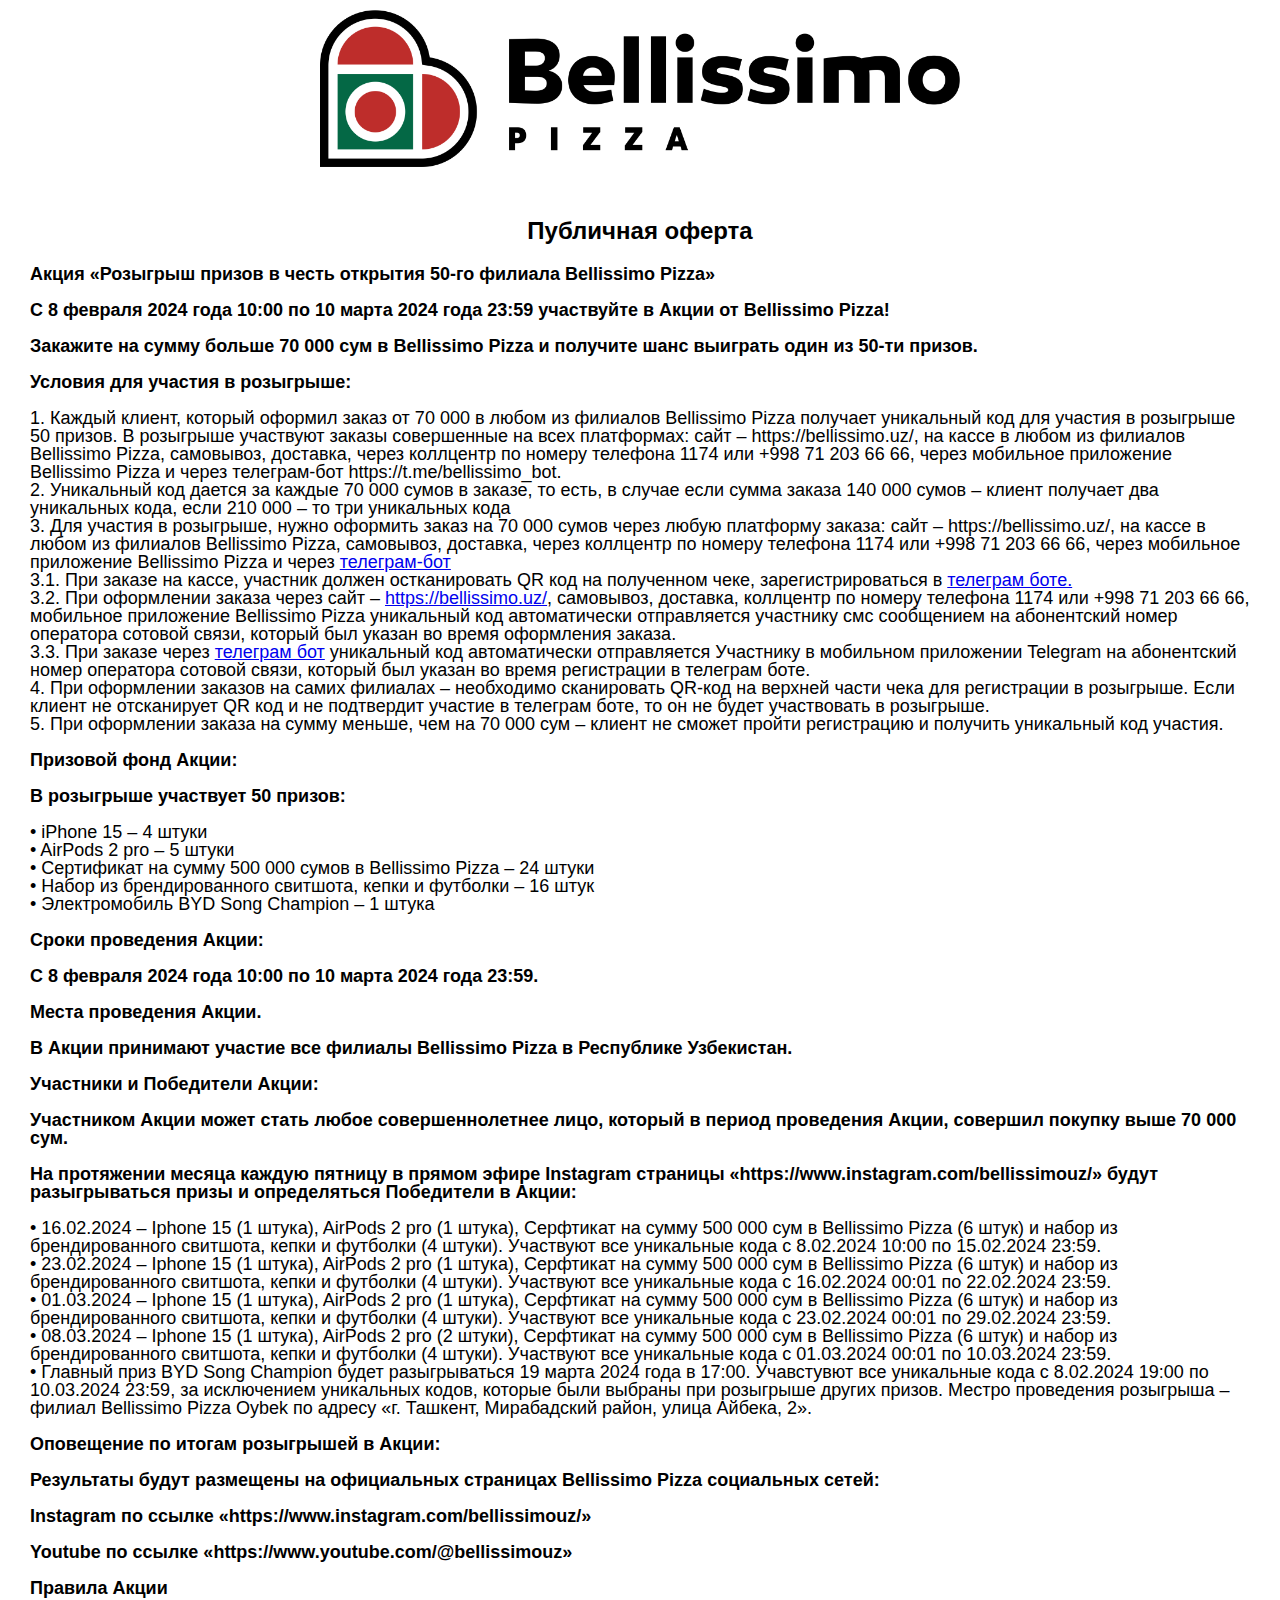
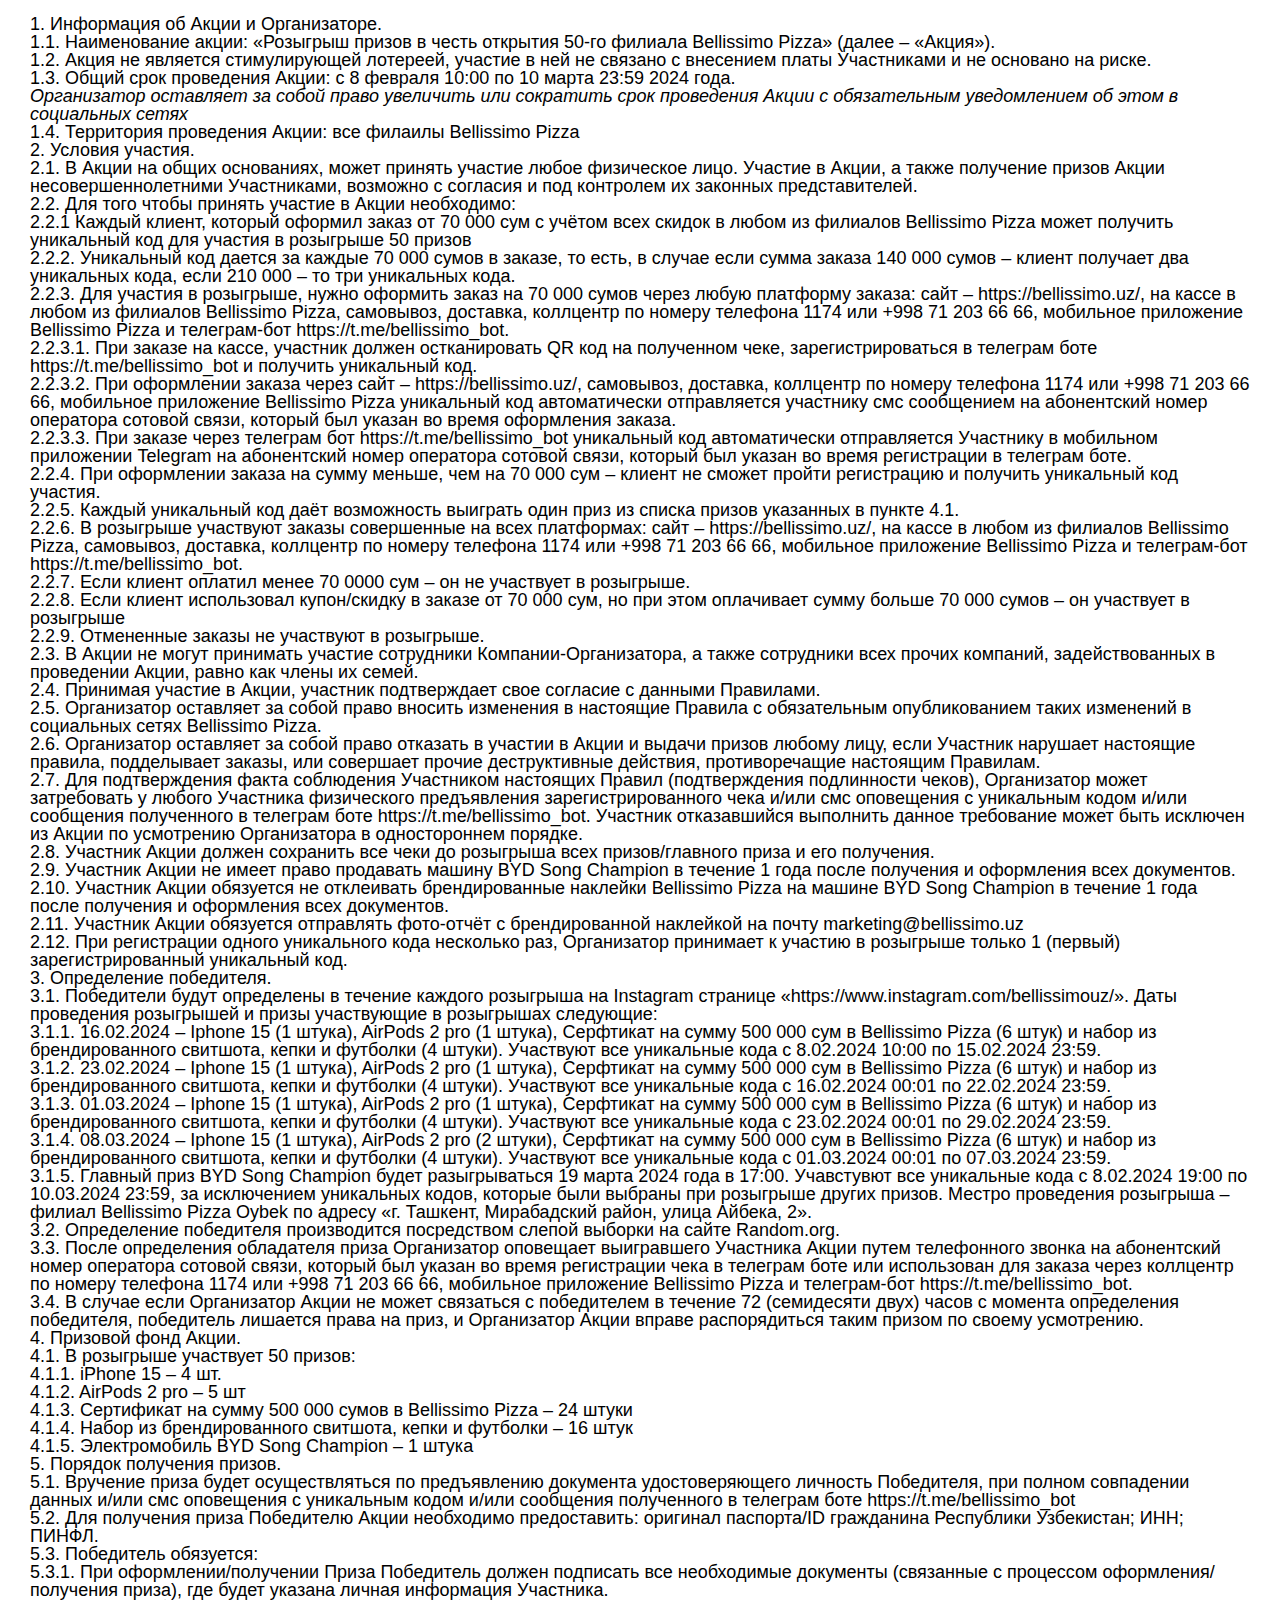
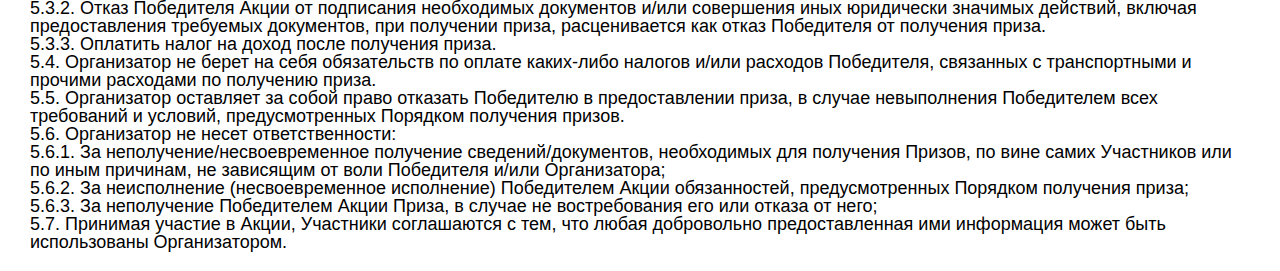
<file: pages/offer.html>
<!DOCTYPE html>
<html lang="en">
<head>
    <meta charset="UTF-8">
    <meta name="viewport" content="width=device-width, initial-scale=1.0">
    <title>Bellisimo | Offer - ru</title>
    <style>
        body{
            margin: 0;
            padding: 0;
            box-sizing: border-box;
            font-family: Arial, Helvetica, sans-serif;
        }
        .wrapper{
            margin: 10px 15px;
            padding: 10px 15px;
            /* border: 1px solid black; */
        }
        ul, li{
            list-style: none;
            padding: 0 !important;
            margin: 0 !important;
        }
        h2{
            text-align: center;
            font-weight: 600;
            /* border-bottom: 1px solid black; */
        }
        p{
            font-weight: 600;
            font-size: 18px;
            line-height: 18px;
        }
        li{
            font-weight: 500;
            font-size: 18px;
            line-height: 18px;
            margin: 5px 0;
        }
        .top__logo{
            display: flex;
            justify-content: center;
            align-items: center;
            padding: 10px 0;
            width: 100%;
        }
        .logo{
            width: 50%;
            object-fit: contain;
        }
    </style>
</head>
<body>
    <div class="top__logo">
        <img class="logo" src="../assets/img/logo.png" alt="logo">
    </div>
    <div class="wrapper">
        <h2>Публичная оферта</h2>
        <p>Акция «Розыгрыш призов в честь открытия 50-го филиала Bellissimo Pizza»</p>
        <p>С 8 февраля 2024 года 10:00 по 10 марта 2024 года 23:59 участвуйте в Акции от Bellissimo Pizza!</p>
        <p>Закажите на сумму больше 70 000 сум в Bellissimo Pizza и получите шанс выиграть один из 50-ти призов. </p>
        <p>Условия для участия в розыгрыше:</p>
        <ul>
            <li>1.	Каждый клиент, который оформил заказ от 70 000 в любом из филиалов Bellissimo Pizza получает уникальный код для участия в розыгрыше 50 призов. В розыгрыше участвуют заказы совершенные на всех платформах: сайт – https://bellissimo.uz/, на кассе в любом из филиалов Bellissimo Pizza, самовывоз, доставка, через коллцентр по номеру телефона 1174 или +998 71 203 66 66, через мобильное приложение Bellissimo Pizza и через телеграм-бот https://t.me/bellissimo_bot.</li>
            <li>2.	Уникальный код дается за каждые 70 000 сумов в заказе, то есть, в случае если сумма заказа 140 000 сумов – клиент получает два уникальных кода, если 210 000 – то три уникальных кода</li>
            <li>3.	Для участия в розыгрыше, нужно оформить заказ на 70 000 сумов через любую платформу заказа: сайт – https://bellissimo.uz/, на кассе в любом из филиалов Bellissimo Pizza, самовывоз, доставка, через коллцентр по номеру телефона 1174 или +998 71 203 66 66, через мобильное приложение Bellissimo Pizza и через <a href="https://t.me/bellissimo_bot.">телеграм-бот</a></li>
            <li>3.1. При заказе на кассе, участник должен остканировать QR код на полученном чеке, зарегистрироваться в <a href="https://t.me/bellissimo_bot">телеграм боте.</a> </li>
            <li>3.2. При оформлении заказа через сайт – <a href="https://bellissimo.uz/">https://bellissimo.uz/</a>, самовывоз, доставка, коллцентр по номеру телефона 1174 или +998 71 203 66 66, мобильное приложение Bellissimo Pizza уникальный код автоматически отправляется участнику смс сообщением на  абонентский номер оператора сотовой связи, который был указан во время оформления заказа. </li>
            <li>3.3. При заказе через <a href="https://t.me/bellissimo_bot">телеграм бот</a> уникальный код автоматически отправляется Участнику в мобильном приложении Telegram на абонентский номер оператора сотовой связи, который был указан во время регистрации в телеграм боте. </li>
            <li>4. При оформлении заказов на самих филиалах – необходимо сканировать QR-код на верхней части чека для регистрации в розыгрыше. Если клиент не отсканирует QR код и не подтвердит участие в телеграм боте, то он не будет участвовать в розыгрыше. </li>
            <li>5. При оформлении заказа на сумму меньше, чем на 70 000 сум – клиент не сможет пройти регистрацию и получить уникальный код участия.</li>
        </ul>
        <p>Призовой фонд Акции:</p>
        <p>В розыгрыше участвует 50 призов: </p>
        <ul>
            <li>•	iPhone 15 – 4 штуки </li>
            <li>•	AirPods 2 pro – 5 штуки </li>
            <li>•	Сертификат на сумму 500 000 сумов в Bellissimo Pizza – 24 штуки </li>
            <li>•	Набор из брендированного свитшота, кепки и футболки – 16 штук</li>
            <li>•	Электромобиль BYD Song Champion – 1 штука</li>
        </ul>
        <p>Сроки проведения Акции:</p>
        <p>С 8 февраля 2024 года 10:00 по 10 марта 2024 года 23:59. </p>
        <p>Места проведения Акции.</p>
        <p>В Акции принимают участие все филиалы Bellissimo Pizza в Республике Узбекистан.</p>
        <p>Участники и Победители Акции:</p>
        <p>Участником Акции может стать любое совершеннолетнее лицо, который в период проведения Акции, совершил покупку выше 70 000 сум. </p>
        <p>На протяжении месяца каждую пятницу в прямом эфире Instagram страницы «https://www.instagram.com/bellissimouz/» будут разыгрываться призы и определяться Победители в Акции:</p>
        <ul>
            <li>•	16.02.2024 – Iphone 15 (1 штука), AirPods 2 pro (1 штука), Серфтикат на сумму 500 000 сум в Bellissimo Pizza (6 штук) и набор из брендированного свитшота, кепки и футболки (4 штуки). Участвуют все уникальные кода с 8.02.2024 10:00 по 15.02.2024 23:59. </li>
            <li>•	23.02.2024 – Iphone 15 (1 штука), AirPods 2 pro (1 штука), Серфтикат на сумму 500 000 сум в Bellissimo Pizza (6 штук) и набор из брендированного свитшота, кепки и футболки (4 штуки). Участвуют все уникальные кода с 16.02.2024 00:01 по 22.02.2024 23:59.</li>
            <li>•	01.03.2024 – Iphone 15 (1 штука), AirPods 2 pro (1 штука), Серфтикат на сумму 500 000 сум в Bellissimo Pizza (6 штук) и набор из брендированного свитшота, кепки и футболки (4 штуки). Участвуют все уникальные кода с 23.02.2024 00:01 по 29.02.2024 23:59.</li>
            <li>•	08.03.2024 – Iphone 15 (1 штука), AirPods 2 pro (2 штуки), Серфтикат на сумму 500 000 сум в Bellissimo Pizza (6 штук) и набор из брендированного свитшота, кепки и футболки (4 штуки). Участвуют все уникальные кода с 01.03.2024 00:01 по 10.03.2024 23:59. </li>
            <li>•	Главный приз BYD Song Champion будет разыгрываться 19 марта 2024 года в 17:00. Учавстувют все уникальные кода с 8.02.2024 19:00 по 10.03.2024 23:59, за исключением уникальных кодов, которые были выбраны при розыгрыше других призов. Местро проведения розыгрыша – филиал Bellissimo Pizza Oybek по адресу «г. Ташкент, Мирабадский район, улица Айбека, 2». </li>
        </ul>
        <p>Оповещение по итогам розыгрышей в Акции:</p>
        <p>Результаты будут размещены на официальных страницах Bellissimo Pizza социальных сетей: </p>
        <p>Instagram по ссылке «https://www.instagram.com/bellissimouz/» </p>
        <p>Youtube по ссылке «https://www.youtube.com/@bellissimouz» </p>
        <p>Правила Акции</p>
        <ul>
            <li>
                1.   Информация об Акции и Организаторе.
                <ul>
                    <li>1.1. Наименование акции: «Розыгрыш призов в честь открытия 50-го филиала Bellissimo Pizza» (далее – «Акция»).</li>
                    <li>1.2. Акция не является стимулирующей лотереей, участие в ней не связано с внесением платы Участниками и не основано на риске.</li>
                    <li>1.3. Общий срок проведения Акции: с 8 февраля 10:00 по 10 марта 23:59 2024 года. </li>
                    <li><i>Организатор оставляет за собой право увеличить или сократить срок проведения Акции с обязательным уведомлением об этом в социальных сетях</i></li>
                    <li>1.4. Территория проведения Акции: все филаилы Bellissimo Pizza</li>
                </ul>
            </li>
            <li>
                2.  Условия участия.
                <ul>
                    <li>2.1. В Акции на общих основаниях, может принять участие любое физическое лицо. Участие в Акции, а также получение призов Акции несовершеннолетними Участниками, возможно с согласия и под контролем их законных представителей.</li>
                    <li>
                        2.2. Для того чтобы принять участие в Акции необходимо:
                        <ul>
                            <li>2.2.1 Каждый клиент, который оформил заказ от 70 000 сум с учётом всех скидок в любом из филиалов Bellissimo Pizza может получить уникальный код для участия в розыгрыше 50 призов </li>
                            <li>2.2.2. Уникальный код дается за каждые 70 000 сумов в заказе, то есть, в случае если сумма заказа 140 000 сумов – клиент получает два уникальных кода, если 210 000 – то три уникальных кода.</li>
                            <li>2.2.3. Для участия в розыгрыше, нужно оформить заказ на 70 000 сумов через любую платформу заказа: сайт – https://bellissimo.uz/, на кассе в любом из филиалов Bellissimo Pizza, самовывоз, доставка, коллцентр по номеру телефона 1174 или +998 71 203 66 66, мобильное приложение Bellissimo Pizza и телеграм-бот https://t.me/bellissimo_bot. </li>
                            <li>2.2.3.1. При заказе на кассе, участник должен остканировать QR код на полученном чеке, зарегистрироваться в телеграм боте https://t.me/bellissimo_bot и получить уникальный код. </li>
                            <li>2.2.3.2. При оформлении заказа через сайт – https://bellissimo.uz/, самовывоз, доставка, коллцентр по номеру телефона 1174 или +998 71 203 66 66, мобильное приложение Bellissimo Pizza уникальный код автоматически отправляется участнику смс сообщением на абонентский номер оператора сотовой связи, который был указан во время оформления заказа. </li>
                            <li>2.2.3.3. При заказе через телеграм бот https://t.me/bellissimo_bot уникальный код автоматически отправляется Участнику в мобильном приложении Telegram на абонентский номер оператора сотовой связи, который был указан во время регистрации в телеграм боте.</li>
                            <li>2.2.4. При оформлении заказа на сумму меньше, чем на 70 000 сум – клиент не сможет пройти регистрацию и получить уникальный код участия. </li>
                            <li>2.2.5. Каждый уникальный код даёт возможность выиграть один приз из списка призов указанных в пункте 4.1. </li>
                            <li>2.2.6. В розыгрыше участвуют заказы совершенные на всех платформах: сайт – https://bellissimo.uz/, на кассе в любом из филиалов Bellissimo Pizza, самовывоз, доставка, коллцентр по номеру телефона 1174 или +998 71 203 66 66, мобильное приложение Bellissimo Pizza и телеграм-бот https://t.me/bellissimo_bot. </li>
                            <li>2.2.7. Если клиент оплатил менее 70 0000 сум – он не участвует в розыгрыше.</li>
                            <li>2.2.8. Если клиент использовал купон/скидку в заказе от 70 000 сум, но при этом оплачивает сумму больше 70 000 сумов – он участвует в розыгрыше</li>
                            <li>2.2.9. Отмененные заказы не участвуют в розыгрыше.</li>
                        </ul>
                    </li>
                    <li>2.3. В Акции не могут принимать участие сотрудники Компании-Организатора, а также сотрудники всех прочих компаний, задействованных в проведении Акции, равно как члены их семей.</li>
                    <li>2.4. Принимая участие в Акции, участник подтверждает свое согласие с данными Правилами.</li>
                    <li>2.5. Организатор оставляет за собой право вносить изменения в настоящие Правила с обязательным опубликованием таких изменений в социальных сетях Bellissimo Pizza.</li>
                    <li>2.6. Организатор оставляет за собой право отказать в участии в Акции и выдачи призов любому лицу, если Участник нарушает настоящие правила, подделывает заказы, или совершает прочие деструктивные действия, противоречащие настоящим Правилам.</li>
                    <li>2.7. Для подтверждения факта соблюдения Участником настоящих Правил (подтверждения подлинности чеков), Организатор может затребовать у любого Участника физического предъявления зарегистрированного чека и/или смс оповещения с уникальным кодом и/или сообщения полученного в телеграм боте https://t.me/bellissimo_bot. Участник отказавшийся выполнить данное требование может быть исключен из Акции по усмотрению Организатора в одностороннем порядке. </li>
                    <li>2.8. Участник Акции должен сохранить все чеки до розыгрыша всех призов/главного приза и его получения.</li>
                    <li>2.9. Участник Акции не имеет право продавать машину BYD Song Champion в течение 1 года после получения и оформления всех документов. </li>
                    <li>2.10. Участник Акции обязуется не отклеивать брендированные наклейки Bellissimo Pizza на машине BYD Song Champion в течение 1 года после получения и оформления всех документов. </li>
                    <li>2.11. Участник Акции обязуется отправлять фото-отчёт с брендированной наклейкой на почту marketing@bellissimo.uz  </li>
                    <li>2.12. При регистрации одного уникального кода несколько раз, Организатор принимает к участию в розыгрыше только 1 (первый) зарегистрированный уникальный код. </li>
                </ul>
            </li>
            <li>
                3.  Определение победителя.
                <ul>
                    <li>
                        3.1. Победители будут определены в течение каждого розыгрыша на Instagram странице «https://www.instagram.com/bellissimouz/». Даты проведения розыгрышей и призы участвующие в розыгрышах следующие: 
                        <ul>
                            <li>3.1.1. 16.02.2024 – Iphone 15 (1 штука), AirPods 2 pro (1 штука), Серфтикат на сумму 500 000 сум в Bellissimo Pizza (6 штук) и набор из брендированного свитшота, кепки и футболки (4 штуки). Участвуют все уникальные кода с 8.02.2024 10:00 по 15.02.2024 23:59. </li>
                            <li>3.1.2. 23.02.2024 – Iphone 15 (1 штука), AirPods 2 pro (1 штука), Серфтикат на сумму 500 000 сум в Bellissimo Pizza (6 штук) и набор из брендированного свитшота, кепки и футболки (4 штуки). Участвуют все уникальные кода с 16.02.2024 00:01 по 22.02.2024 23:59.</li>
                            <li>3.1.3. 01.03.2024 – Iphone 15 (1 штука), AirPods 2 pro (1 штука), Серфтикат на сумму 500 000 сум в Bellissimo Pizza (6 штук) и набор из брендированного свитшота, кепки и футболки (4 штуки). Участвуют все уникальные кода с 23.02.2024 00:01 по 29.02.2024 23:59.</li>
                            <li>3.1.4. 08.03.2024 – Iphone 15 (1 штука), AirPods 2 pro (2 штуки), Серфтикат на сумму 500 000 сум в Bellissimo Pizza (6 штук) и набор из брендированного свитшота, кепки и футболки (4 штуки). Участвуют все уникальные кода с 01.03.2024 00:01 по 07.03.2024 23:59. </li>
                            <li>3.1.5. Главный приз BYD Song Champion будет разыгрываться 19 марта 2024 года в 17:00. Учавстувют все уникальные кода с 8.02.2024 19:00 по 10.03.2024 23:59, за исключением уникальных кодов, которые были выбраны при розыгрыше других призов. Местро проведения розыгрыша – филиал Bellissimo Pizza Oybek по адресу «г. Ташкент, Мирабадский район, улица Айбека, 2».</li>
                        </ul>
                    </li>
                    <li>3.2. Определение победителя производится посредством слепой выборки на сайте Random.org. </li>
                    <li>3.3. После определения обладателя приза Организатор оповещает выигравшего Участника Акции путем телефонного звонка на абонентский номер оператора сотовой связи, который был указан во время регистрации чека в телеграм боте или использован для заказа через коллцентр по номеру телефона 1174 или +998 71 203 66 66, мобильное приложение Bellissimo Pizza и телеграм-бот https://t.me/bellissimo_bot. </li>
                    <li>3.4. В случае если Организатор Акции не может связаться с победителем в течение 72 (семидесяти двух) часов с момента определения победителя, победитель лишается права на приз, и Организатор Акции вправе распорядиться таким призом по своему усмотрению.</li>
                </ul>
            </li>
            <li>
                4.   Призовой фонд Акции.
                <ul>
                    <li>
                        4.1. В розыгрыше участвует 50 призов: 
                        <ul>
                            <li>4.1.1. iPhone 15 – 4 шт. </li>
                            <li>4.1.2. AirPods 2 pro – 5 шт </li>
                            <li>4.1.3. Сертификат на сумму 500 000 сумов в Bellissimo Pizza – 24 штуки </li>
                            <li>4.1.4. Набор из брендированного свитшота, кепки и футболки – 16 штук</li>
                            <li>4.1.5. Электромобиль BYD Song Champion – 1 штука</li>
                        </ul>
                    </li>
                </ul>
            </li>
            <li>
                5. Порядок получения призов.
                <ul>
                    <li>5.1. Вручение приза будет осуществляться по предъявлению документа удостоверяющего личность Победителя, при полном совпадении данных и/или смс оповещения с уникальным кодом и/или сообщения полученного в телеграм боте https://t.me/bellissimo_bot </li>
                    <li>5.2. Для получения приза Победителю Акции необходимо предоставить: оригинал паспорта/ID гражданина Республики Узбекистан; ИНН; ПИНФЛ.</li>
                    <li>
                        5.3. Победитель обязуется:
                        <ul>
                            <li>5.3.1. При оформлении/получении Приза Победитель должен подписать все необходимые документы (связанные с процессом оформления/получения приза), где будет указана личная информация Участника.</li>
                            <li>5.3.2. Отказ Победителя Акции от подписания необходимых документов и/или совершения иных юридически значимых действий, включая предоставления требуемых документов, при получении приза, расценивается как отказ Победителя от получения приза.</li>
                            <li>5.3.3. Оплатить налог на доход после получения приза. </li>
                        </ul>
                    </li>
                    <li>5.4. Организатор не берет на себя обязательств по оплате каких-либо налогов и/или расходов Победителя, связанных с транспортными и прочими расходами по получению приза.</li>
                    <li>5.5. Организатор оставляет за собой право отказать Победителю в предоставлении приза, в случае невыполнения Победителем всех требований и условий, предусмотренных Порядком получения призов.</li>
                    <li>
                        5.6. Организатор не несет ответственности:
                        <ul>
                            <li>5.6.1. За неполучение/несвоевременное получение сведений/документов, необходимых для получения Призов, по вине самих Участников или по иным причинам, не зависящим от воли Победителя и/или Организатора;</li>
                            <li>5.6.2. За неисполнение (несвоевременное исполнение) Победителем Акции обязанностей, предусмотренных Порядком получения приза;</li>
                            <li>5.6.3. За неполучение Победителем Акции Приза, в случае не востребования его или отказа от него;</li>
                        </ul>
                    </li>
                    <li>5.7. Принимая участие в Акции, Участники соглашаются с тем, что любая добровольно предоставленная ими информация может быть использованы Организатором.</li>
                </ul>
            </li>            
        </ul>
    </div>
</body>
</html>
</file>
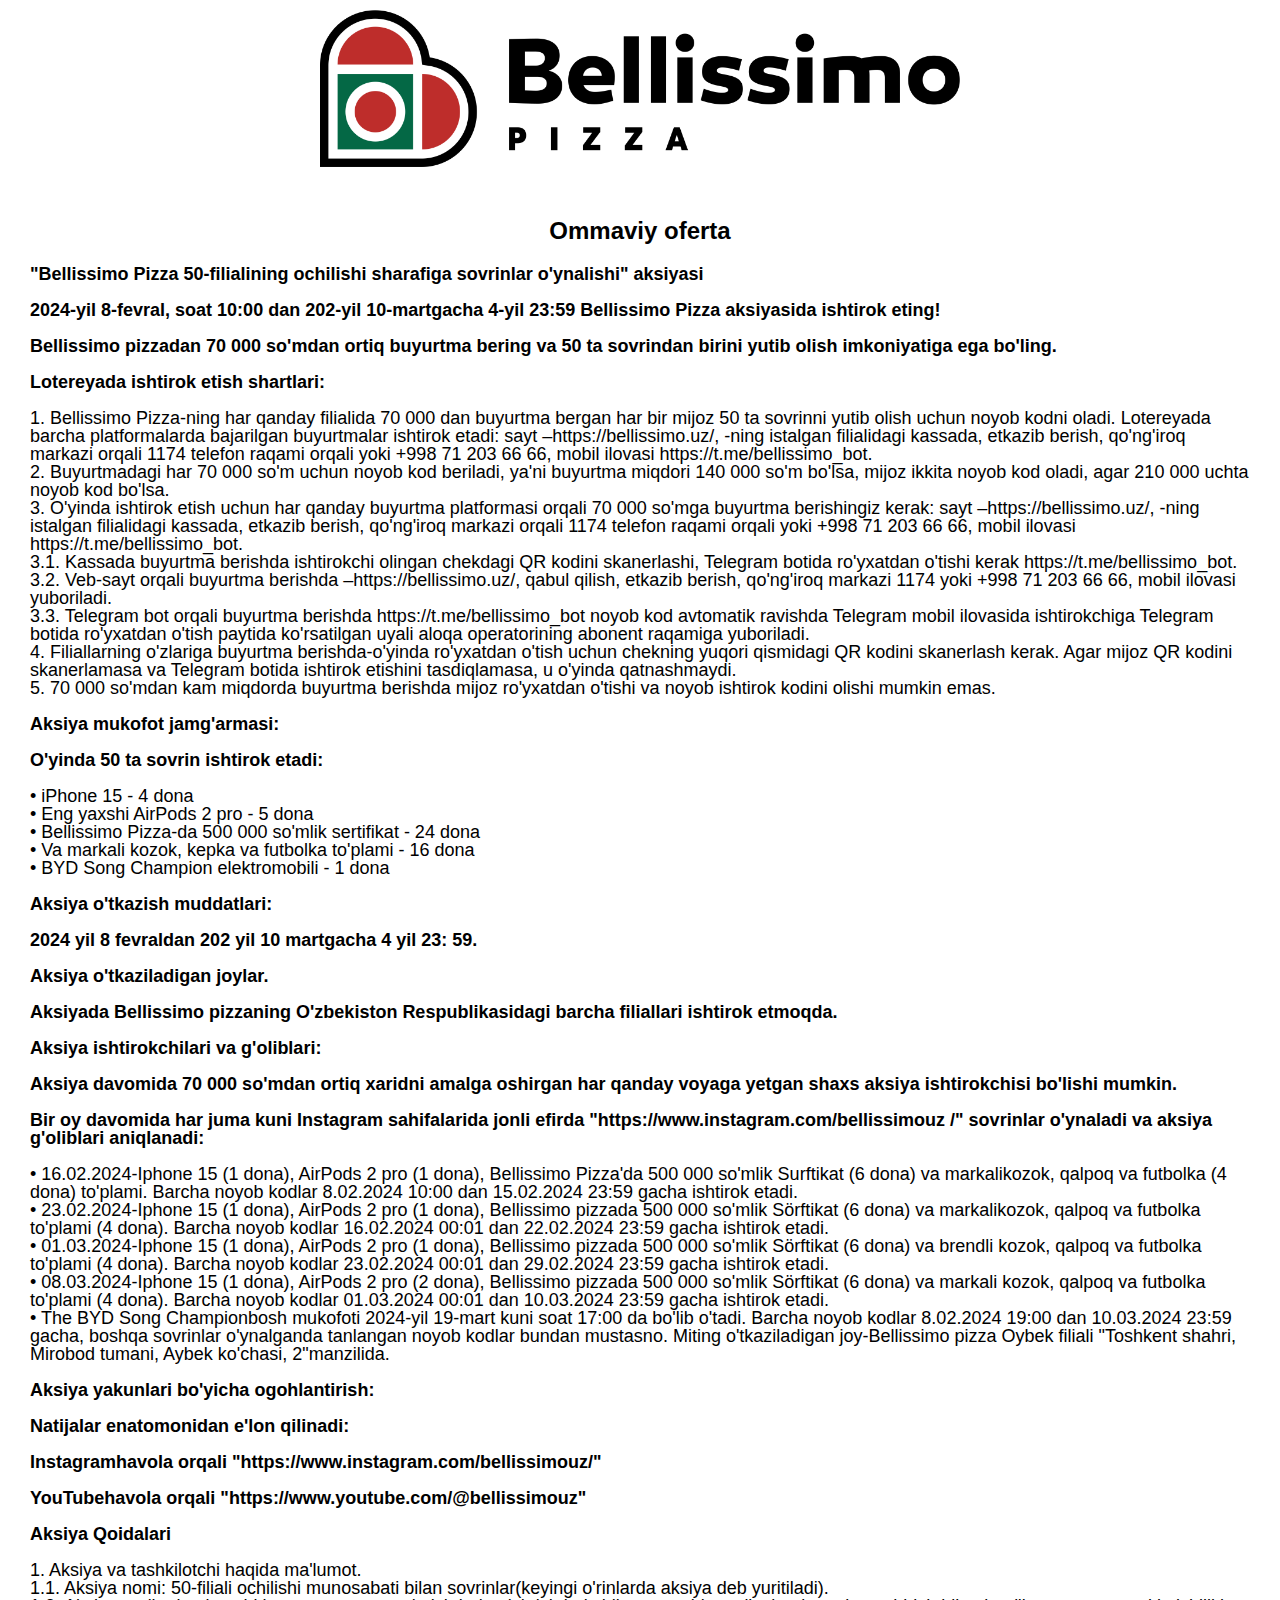
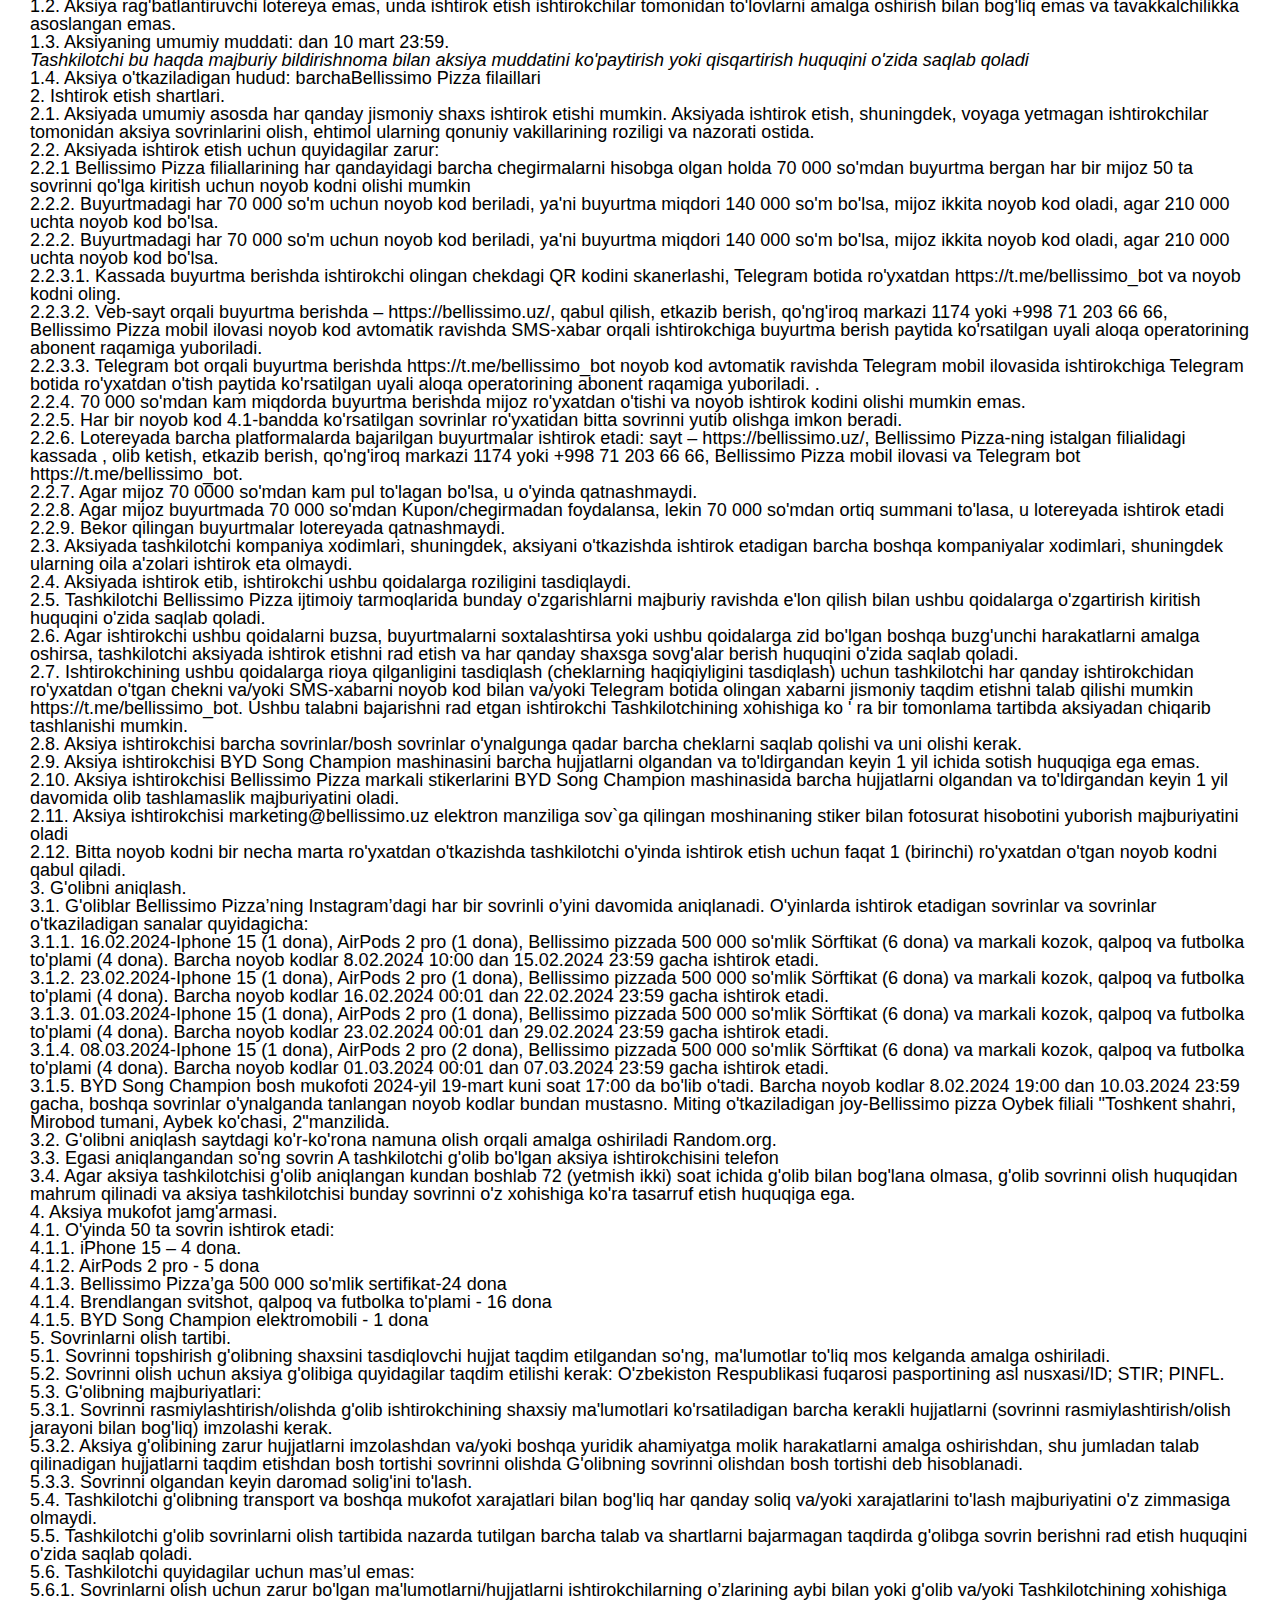
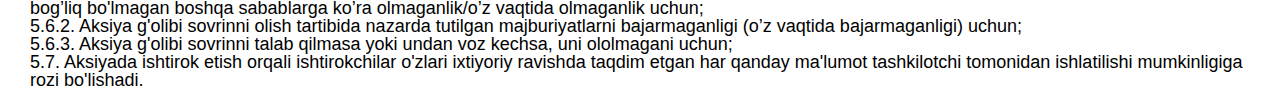
<file: pages/offerUz.html>
<!DOCTYPE html>
<html lang="en">
<head>
    <meta charset="UTF-8">
    <meta name="viewport" content="width=device-width, initial-scale=1.0">
    <title>Bellisimo | Offer - uz</title>
    <style>
        body{
            margin: 0;
            padding: 0;
            box-sizing: border-box;
            font-family: Arial, Helvetica, sans-serif;
        }
        .wrapper{
            margin: 10px 15px;
            padding: 10px 15px;
            /* border: 1px solid black; */
        }
        ul, li{
            list-style: none;
            padding: 0 !important;
            margin: 0 !important;
        }
        h2{
            text-align: center;
            font-weight: 600;
            /* border-bottom: 1px solid black; */
        }
        p{
            font-weight: 600;
            font-size: 18px;
            line-height: 18px;
        }
        li{
            font-weight: 500;
            font-size: 18px;
            line-height: 18px;
            margin: 5px 0;
        }
        .top__logo{
            display: flex;
            justify-content: center;
            align-items: center;
            padding: 10px 0;
            width: 100%;
        }
        .logo{
            width: 50%;
            object-fit: contain;
        }
    </style>
</head>
<body>
    <div class="top__logo">
        <img class="logo" src="../assets/img/logo.png" alt="logo">
    </div>
    <div class="wrapper">
        <h2>Ommaviy oferta</h2>
        <p>"Bellissimo Pizza 50-filialining ochilishi sharafiga sovrinlar o'ynalishi" aksiyasi</p>
        <p>2024-yil 8-fevral, soat 10:00 dan 202-yil 10-martgacha 4-yil 23:59 Bellissimo Pizza aksiyasida ishtirok eting!</p>
        <p>Bellissimo pizzadan 70 000 so'mdan ortiq buyurtma bering va 50 ta sovrindan birini yutib olish imkoniyatiga ega bo'ling. </p>
        <p>Lotereyada ishtirok etish shartlari:</p>
        <ul>
            <li>1. Bellissimo Pizza-ning har qanday filialida 70 000 dan buyurtma bergan har bir mijoz 50 ta sovrinni yutib olish uchun noyob kodni oladi. Lotereyada barcha platformalarda bajarilgan buyurtmalar ishtirok etadi: sayt –https://bellissimo.uz/, -ning istalgan filialidagi kassada, etkazib berish, qo'ng'iroq markazi orqali 1174 telefon raqami orqali yoki +998 71 203 66 66, mobil ilovasi https://t.me/bellissimo_bot.</li>
            <li>2. Buyurtmadagi har 70 000 so'm uchun noyob kod beriladi, ya'ni buyurtma miqdori 140 000 so'm bo'lsa, mijoz ikkita noyob kod oladi, agar 210 000 uchta noyob kod bo'lsa.</li>
            <li>3. O'yinda ishtirok etish uchun har qanday buyurtma platformasi orqali 70 000 so'mga buyurtma berishingiz kerak: sayt –https://bellissimo.uz/, -ning istalgan filialidagi kassada, etkazib berish, qo'ng'iroq markazi orqali 1174 telefon raqami orqali yoki +998 71 203 66 66, mobil ilovasi https://t.me/bellissimo_bot.</li>
            <li>3.1. Kassada buyurtma berishda ishtirokchi olingan chekdagi QR kodini skanerlashi, Telegram botida ro'yxatdan o'tishi kerak https://t.me/bellissimo_bot. </li>
            <li>3.2. Veb-sayt orqali buyurtma berishda –https://bellissimo.uz/, qabul qilish, etkazib berish, qo'ng'iroq markazi 1174 yoki +998 71 203 66 66, mobil ilovasi yuboriladi.</li>
            <li>3.3. Telegram bot orqali buyurtma berishda https://t.me/bellissimo_bot noyob kod avtomatik ravishda Telegram mobil ilovasida ishtirokchiga Telegram botida ro'yxatdan o'tish paytida ko'rsatilgan uyali aloqa operatorining abonent raqamiga yuboriladi.</li>
            <li>4. Filiallarning o'zlariga buyurtma berishda-o'yinda ro'yxatdan o'tish uchun chekning yuqori qismidagi QR kodini skanerlash kerak. Agar mijoz QR kodini skanerlamasa va Telegram botida ishtirok etishini tasdiqlamasa, u o'yinda qatnashmaydi. </li>
            <li>5. 70 000 so'mdan kam miqdorda buyurtma berishda mijoz ro'yxatdan o'tishi va noyob ishtirok kodini olishi mumkin emas.</li>
        </ul>
        <p>Aksiya mukofot jamg'armasi:</p>
        <p>O'yinda 50 ta sovrin ishtirok etadi: </p>
        <ul>
            <li>•	iPhone 15 - 4 dona </li>
            <li>•	Eng yaxshi AirPods 2 pro - 5 dona </li>
            <li>•	Bellissimo Pizza-da 500 000 so'mlik sertifikat - 24 dona</li>
            <li>•	Va markali kozok, kepka va futbolka to'plami - 16 dona</li>
            <li>•	BYD Song Champion elektromobili - 1 dona</li>
        </ul>
        <p>Aksiya o'tkazish muddatlari:</p>
        <p>2024 yil 8 fevraldan 202 yil 10 martgacha 4 yil 23: 59. </p>
        <p>Aksiya o'tkaziladigan joylar.</p>
        <p>Aksiyada Bellissimo pizzaning O'zbekiston Respublikasidagi barcha filiallari ishtirok etmoqda.</p>
        <p>Aksiya ishtirokchilari va g'oliblari:</p>
        <p>Aksiya davomida 70 000 so'mdan ortiq xaridni amalga oshirgan har qanday voyaga yetgan shaxs aksiya ishtirokchisi bo'lishi mumkin.</p>
        <p>Bir oy davomida har juma kuni Instagram sahifalarida jonli efirda "https://www.instagram.com/bellissimouz /" sovrinlar o'ynaladi va aksiya g'oliblari aniqlanadi:</p>
        <ul>
            <li>•	16.02.2024-Iphone 15 (1 dona), AirPods 2 pro (1 dona), Bellissimo Pizza'da 500 000 so'mlik Surftikat (6 dona) va markalikozok, qalpoq va futbolka (4 dona) to'plami. Barcha noyob kodlar 8.02.2024 10:00 dan 15.02.2024 23:59 gacha ishtirok etadi.   </li>
            <li>•	23.02.2024-Iphone 15 (1 dona), AirPods 2 pro (1 dona), Bellissimo pizzada 500 000 so'mlik Sörftikat (6 dona) va markalikozok, qalpoq va futbolka to'plami (4 dona). Barcha noyob kodlar 16.02.2024 00:01 dan 22.02.2024 23:59 gacha ishtirok etadi. </li>
            <li>•	01.03.2024-Iphone 15 (1 dona), AirPods 2 pro (1 dona), Bellissimo pizzada 500 000 so'mlik Sörftikat (6 dona) va brendli kozok, qalpoq va futbolka to'plami (4 dona). Barcha noyob kodlar 23.02.2024 00:01 dan 29.02.2024 23:59 gacha ishtirok etadi. </li>
            <li>•	08.03.2024-Iphone 15 (1 dona), AirPods 2 pro (2 dona), Bellissimo pizzada 500 000 so'mlik Sörftikat (6 dona) va markali kozok, qalpoq va futbolka to'plami (4 dona). Barcha noyob kodlar 01.03.2024 00:01 dan 10.03.2024 23:59 gacha ishtirok etadi.   </li>
            <li>•	The BYD Song Championbosh mukofoti 2024-yil 19-mart kuni soat 17:00 da bo'lib o'tadi. Barcha noyob kodlar 8.02.2024 19:00 dan 10.03.2024 23:59 gacha, boshqa sovrinlar o'ynalganda tanlangan noyob kodlar bundan mustasno. Miting o'tkaziladigan joy-Bellissimo pizza Oybek filiali "Toshkent shahri, Mirobod tumani, Aybek ko'chasi, 2"manzilida.  </li>
        </ul>
        <p>Aksiya yakunlari bo'yicha ogohlantirish:</p>
        <p>Natijalar enatomonidan e'lon qilinadi: </p>
        <p>Instagramhavola orqali "https://www.instagram.com/bellissimouz/"</p>
        <p>YouTubehavola orqali "https://www.youtube.com/@bellissimouz"</p>
        <p>Aksiya Qoidalari</p>
        <ul>
            <li>
                1. Aksiya va tashkilotchi haqida ma'lumot.
                <ul>
                    <li>1.1. Aksiya nomi: 50-filiali ochilishi munosabati bilan sovrinlar(keyingi o'rinlarda aksiya deb yuritiladi).</li>
                    <li>1.2. Aksiya rag'batlantiruvchi lotereya emas, unda ishtirok etish ishtirokchilar tomonidan to'lovlarni amalga oshirish bilan bog'liq emas va tavakkalchilikka asoslangan emas.</li>
                    <li>1.3. Aksiyaning umumiy muddati: dan 10 mart 23:59.</li>
                    <li><i>Tashkilotchi bu haqda majburiy bildirishnoma bilan aksiya muddatini ko'paytirish yoki qisqartirish huquqini o'zida saqlab qoladi</i></li>
                    <li>1.4. Aksiya o'tkaziladigan hudud: barchaBellissimo Pizza filaillari</li>
                </ul>
            </li>
            <li>
                2. Ishtirok etish shartlari.
                <ul>
                    <li>2.1. Aksiyada umumiy asosda har qanday jismoniy shaxs ishtirok etishi mumkin. Aksiyada ishtirok etish, shuningdek, voyaga yetmagan ishtirokchilar tomonidan aksiya sovrinlarini olish, ehtimol ularning qonuniy vakillarining roziligi va nazorati ostida.</li>
                    <li>
                        2.2. Aksiyada ishtirok etish uchun quyidagilar zarur:
                        <ul>
                            <li>2.2.1 Bellissimo Pizza filiallarining har qandayidagi barcha chegirmalarni hisobga olgan holda 70 000 so'mdan buyurtma bergan har bir mijoz 50 ta sovrinni qo'lga kiritish uchun noyob kodni olishi mumkin </li>
                            <li>2.2.2. Buyurtmadagi har 70 000 so'm uchun noyob kod beriladi, ya'ni buyurtma miqdori 140 000 so'm bo'lsa, mijoz ikkita noyob kod oladi, agar 210 000 uchta noyob kod bo'lsa.</li>
                            <li>2.2.2. Buyurtmadagi har 70 000 so'm uchun noyob kod beriladi, ya'ni buyurtma miqdori 140 000 so'm bo'lsa, mijoz ikkita noyob kod oladi, agar 210 000 uchta noyob kod bo'lsa. </li>
                            <li>2.2.3.1. Kassada buyurtma berishda ishtirokchi olingan chekdagi QR kodini skanerlashi, Telegram botida ro'yxatdan https://t.me/bellissimo_bot va noyob kodni oling. </li>
                            <li>2.2.3.2. Veb-sayt orqali buyurtma berishda – https://bellissimo.uz/, qabul qilish, etkazib berish, qo'ng'iroq markazi 1174 yoki +998 71 203 66 66, Bellissimo Pizza mobil ilovasi noyob kod avtomatik ravishda SMS-xabar orqali ishtirokchiga buyurtma berish paytida ko'rsatilgan uyali aloqa operatorining abonent raqamiga yuboriladi.  </li>
                            <li>2.2.3.3. Telegram bot orqali buyurtma berishda https://t.me/bellissimo_bot noyob kod avtomatik ravishda Telegram mobil ilovasida ishtirokchiga Telegram botida ro'yxatdan o'tish paytida ko'rsatilgan uyali aloqa operatorining abonent raqamiga yuboriladi. .</li>
                            <li>2.2.4. 70 000 so'mdan kam miqdorda buyurtma berishda mijoz ro'yxatdan o'tishi va noyob ishtirok kodini olishi mumkin emas.</li>
                            <li>2.2.5. Har bir noyob kod 4.1-bandda ko'rsatilgan sovrinlar ro'yxatidan bitta sovrinni yutib olishga imkon beradi.</li>
                            <li>2.2.6. Lotereyada barcha platformalarda bajarilgan buyurtmalar ishtirok etadi: sayt – https://bellissimo.uz/, Bellissimo Pizza-ning istalgan filialidagi kassada , olib ketish, etkazib berish, qo'ng'iroq markazi 1174 yoki +998 71 203 66 66, Bellissimo Pizza mobil ilovasi va Telegram bot https://t.me/bellissimo_bot.</li>
                            <li>2.2.7. Agar mijoz 70 0000 so'mdan kam pul to'lagan bo'lsa, u o'yinda qatnashmaydi. </li>
                            <li>2.2.8. Agar mijoz buyurtmada 70 000 so'mdan Kupon/chegirmadan foydalansa, lekin 70 000 so'mdan ortiq summani to'lasa, u lotereyada ishtirok etadi</li>
                            <li>2.2.9. Bekor qilingan buyurtmalar lotereyada qatnashmaydi.</li>
                        </ul>
                    </li>
                    <li>2.3. Aksiyada tashkilotchi kompaniya xodimlari, shuningdek, aksiyani o'tkazishda ishtirok etadigan barcha boshqa kompaniyalar xodimlari, shuningdek ularning oila a'zolari ishtirok eta olmaydi.</li>
                    <li>2.4. Aksiyada ishtirok etib, ishtirokchi ushbu qoidalarga roziligini tasdiqlaydi.</li>
                    <li>2.5. Tashkilotchi Bellissimo Pizza ijtimoiy tarmoqlarida bunday o'zgarishlarni majburiy ravishda e'lon qilish bilan ushbu qoidalarga o'zgartirish kiritish huquqini o'zida saqlab qoladi.</li>
                    <li>2.6. Agar ishtirokchi ushbu qoidalarni buzsa, buyurtmalarni soxtalashtirsa yoki ushbu qoidalarga zid bo'lgan boshqa buzg'unchi harakatlarni amalga oshirsa, tashkilotchi aksiyada ishtirok etishni rad etish va har qanday shaxsga sovg'alar berish huquqini o'zida saqlab qoladi.</li>
                    <li>2.7. Ishtirokchining ushbu qoidalarga rioya qilganligini tasdiqlash (cheklarning haqiqiyligini tasdiqlash) uchun tashkilotchi har qanday ishtirokchidan ro'yxatdan o'tgan chekni va/yoki SMS-xabarni noyob kod bilan va/yoki Telegram botida olingan xabarni jismoniy taqdim etishni talab qilishi mumkin https://t.me/bellissimo_bot. Ushbu talabni bajarishni rad etgan ishtirokchi Tashkilotchining xohishiga ko ' ra bir tomonlama tartibda aksiyadan chiqarib tashlanishi mumkin. </li>
                    <li>2.8. Aksiya ishtirokchisi barcha sovrinlar/bosh sovrinlar o'ynalgunga qadar barcha cheklarni saqlab qolishi va uni olishi kerak.</li>
                    <li>2.9. Aksiya ishtirokchisi BYD Song Champion mashinasini barcha hujjatlarni olgandan va to'ldirgandan keyin 1 yil ichida sotish huquqiga ega emas. </li>
                    <li>2.10. Aksiya ishtirokchisi Bellissimo Pizza markali stikerlarini BYD Song Champion mashinasida barcha hujjatlarni olgandan va to'ldirgandan keyin 1 yil davomida olib tashlamaslik majburiyatini oladi. </li>
                    <li>2.11. Aksiya ishtirokchisi marketing@bellissimo.uz elektron manziliga sov`ga qilingan moshinaning stiker bilan fotosurat hisobotini yuborish majburiyatini oladi</li>
                    <li>2.12. Bitta noyob kodni bir necha marta ro'yxatdan o'tkazishda tashkilotchi o'yinda ishtirok etish uchun faqat 1 (birinchi) ro'yxatdan o'tgan noyob kodni qabul qiladi.</li>
                </ul>
            </li>
            <li>
                3.  G'olibni aniqlash.
                <ul>
                    <li>
                        3.1. G'oliblar Bellissimo Pizza’ning Instagram’dagi har bir sovrinli o’yini davomida aniqlanadi. O'yinlarda ishtirok etadigan sovrinlar va sovrinlar o'tkaziladigan sanalar quyidagicha:
                        <ul>
                            <li>3.1.1. 16.02.2024-Iphone 15 (1 dona), AirPods 2 pro (1 dona), Bellissimo pizzada 500 000 so'mlik Sörftikat (6 dona) va markali kozok, qalpoq va futbolka to'plami (4 dona). Barcha noyob kodlar 8.02.2024 10:00 dan 15.02.2024 23:59 gacha ishtirok etadi. </li>
                            <li>3.1.2. 23.02.2024-Iphone 15 (1 dona), AirPods 2 pro (1 dona), Bellissimo pizzada 500 000 so'mlik Sörftikat (6 dona) va markali kozok, qalpoq va futbolka to'plami (4 dona). Barcha noyob kodlar 16.02.2024 00:01 dan 22.02.2024 23:59 gacha ishtirok etadi.</li>
                            <li>3.1.3. 01.03.2024-Iphone 15 (1 dona), AirPods 2 pro (1 dona), Bellissimo pizzada 500 000 so'mlik Sörftikat (6 dona) va markali kozok, qalpoq va futbolka to'plami (4 dona). Barcha noyob kodlar 23.02.2024 00:01 dan 29.02.2024 23:59 gacha ishtirok etadi.</li>
                            <li>3.1.4. 08.03.2024-Iphone 15 (1 dona), AirPods 2 pro (2 dona), Bellissimo pizzada 500 000 so'mlik Sörftikat (6 dona) va markali kozok, qalpoq va futbolka to'plami (4 dona). Barcha noyob kodlar 01.03.2024 00:01 dan 07.03.2024 23:59 gacha ishtirok etadi.</li>
                            <li>3.1.5. BYD Song Champion bosh mukofoti 2024-yil 19-mart kuni soat 17:00 da bo'lib o'tadi. Barcha noyob kodlar 8.02.2024 19:00 dan 10.03.2024 23:59 gacha, boshqa sovrinlar o'ynalganda tanlangan noyob kodlar bundan mustasno. Miting o'tkaziladigan joy-Bellissimo pizza Oybek filiali "Toshkent shahri, Mirobod tumani, Aybek ko'chasi, 2"manzilida.</li>
                        </ul>
                    </li>
                    <li>3.2. G'olibni aniqlash saytdagi ko'r-ko'rona namuna olish orqali amalga oshiriladi Random.org.</li>
                    <li>3.3. Egasi aniqlangandan so'ng sovrin A tashkilotchi g'olib bo'lgan aksiya ishtirokchisini telefon  </li>
                    <li>3.4. Agar aksiya tashkilotchisi g'olib aniqlangan kundan boshlab 72 (yetmish ikki) soat ichida g'olib bilan bog'lana olmasa, g'olib sovrinni olish huquqidan mahrum qilinadi va aksiya tashkilotchisi bunday sovrinni o'z xohishiga ko'ra tasarruf etish huquqiga ega.</li>
                </ul>
            </li>
            <li>
                4.   Aksiya mukofot jamg'armasi.
                <ul>
                    <li>
                        4.1. O'yinda 50 ta sovrin ishtirok etadi: 
                        <ul>
                            <li>4.1.1. iPhone 15 – 4 dona.</li>
                            <li>4.1.2. AirPods 2 pro - 5 dona</li>
                            <li>4.1.3. Bellissimo Pizza’ga 500 000 so'mlik sertifikat-24 dona </li>
                            <li>4.1.4. Brendlangan svitshot, qalpoq va futbolka to'plami - 16 dona</li>
                            <li>4.1.5. BYD Song Champion elektromobili - 1 dona</li>
                        </ul>
                    </li>
                </ul>
            </li>
            <li>
                5. Sovrinlarni olish tartibi.
                <ul>
                    <li>5.1. Sovrinni topshirish g'olibning shaxsini tasdiqlovchi hujjat taqdim etilgandan so'ng, ma'lumotlar to'liq mos kelganda amalga oshiriladi.</li>
                    <li>5.2. Sovrinni olish uchun aksiya g'olibiga quyidagilar taqdim etilishi kerak: O'zbekiston Respublikasi fuqarosi pasportining asl nusxasi/ID; 
                        STIR; 
                        PINFL.
                        </li>
                    <li>
                        5.3. G'olibning majburiyatlari:
                        <ul>
                            <li>5.3.1. Sovrinni rasmiylashtirish/olishda g'olib ishtirokchining shaxsiy ma'lumotlari ko'rsatiladigan barcha kerakli hujjatlarni (sovrinni rasmiylashtirish/olish jarayoni bilan bog'liq) imzolashi kerak.</li>
                            <li>5.3.2. Aksiya g'olibining zarur hujjatlarni imzolashdan va/yoki boshqa yuridik ahamiyatga molik harakatlarni amalga oshirishdan, shu jumladan talab qilinadigan hujjatlarni taqdim etishdan bosh tortishi sovrinni olishda G'olibning sovrinni olishdan bosh tortishi deb hisoblanadi.</li>
                            <li>5.3.3. Sovrinni olgandan keyin daromad solig'ini to'lash.</li>
                        </ul>
                    </li>
                    <li>5.4. Tashkilotchi g'olibning transport va boshqa mukofot xarajatlari bilan bog'liq har qanday soliq va/yoki xarajatlarini to'lash majburiyatini o'z zimmasiga olmaydi.</li>
                    <li>5.5. Tashkilotchi g'olib sovrinlarni olish tartibida nazarda tutilgan barcha talab va shartlarni bajarmagan taqdirda g'olibga sovrin berishni rad etish huquqini o'zida saqlab qoladi.</li>
                    <li>
                        5.6. Tashkilotchi quyidagilar uchun mas’ul emas:
                        <ul>
                            <li>5.6.1. Sovrinlarni olish uchun zarur bo'lgan ma'lumotlarni/hujjatlarni ishtirokchilarning o’zlarining aybi bilan yoki g'olib va/yoki Tashkilotchining xohishiga bog’liq bo'lmagan boshqa sabablarga ko’ra  olmaganlik/o’z vaqtida olmaganlik uchun;</li>
                            <li>5.6.2. Aksiya g'olibi sovrinni olish tartibida nazarda tutilgan majburiyatlarni bajarmaganligi (o’z vaqtida bajarmaganligi) uchun;</li>
                            <li>5.6.3. Aksiya g'olibi sovrinni talab qilmasa yoki undan voz kechsa, uni ololmagani uchun;</li>
                        </ul>
                    </li>
                    <li>5.7. Aksiyada ishtirok etish orqali ishtirokchilar o'zlari ixtiyoriy ravishda taqdim etgan har qanday ma'lumot tashkilotchi tomonidan ishlatilishi mumkinligiga rozi bo'lishadi.</li>
                </ul>
            </li>            
        </ul>
    </div>
</body>
</html>
</file>
<file: assets/style/style.css>
@import url(fonts.css);
:root {
    /* FONTS */
    --iL: 'InterL';
    --iT: 'InterT';
    --iR: 'InterR';
    --iM: 'InterM';
    --iB: 'InterB';
    --iBL: 'InterBL';
    --avR: 'AvertaR';
    --avB: 'AvertaB';
    --avL: 'AvertaL';
    --avBL: 'AvertaBL';
    /* COLOR */
    --white: #ffff;
    --red: #EF3A44;
    --green: #039855;
    --black: #1B1B1B;
    --gray: #8D8D8D;
    --navGray: #A4A4A4;
    --blockBg: #F9FAFA;
    --contactColor: #D92D20;
    --contactBtnBorderColor: #FDA19B;
}


/* Main Configuration */

a,
abbr,
acronym,
address,
applet,
article,
aside,
audio,
b,
big,
blockquote,
body,
canvas,
caption,
center,
cite,
code,
dd,
del,
details,
dfn,
div,
dl,
dt,
em,
embed,
fieldset,
figcaption,
figure,
footer,
form,
h1,
h2,
h3,
h4,
h5,
h6,
header,
hgroup,
html,
i,
iframe,
img,
ins,
kbd,
label,
legend,
li,
mark,
menu,
nav,
object,
ol,
output,
p,
pre,
q,
ruby,
s,
samp,
section,
small,
span,
strike,
strong,
sub,
summary,
sup,
table,
tbody,
td,
tfoot,
th,
thead,
time,
tr,
tt,
u,
ul,
var,
video {
    margin: 0;
    padding: 0;
    border: 0;
    font-size: 100%;
    font: inherit;
    vertical-align: baseline;
    outline: 0
}

html {
    height: 100%;
    scroll-behavior: smooth
}

body {
    font-size: 62.5%;
    line-height: 1;
    font-family: var(--avR)
}

article,
aside,
details,
figcaption,
figure,
footer,
header,
hgroup,
menu,
nav,
section {
    display: block
}

ol,
ul {
    list-style: none
}

blockquote,
q {
    quotes: none
}

blockquote:after,
blockquote:before,
q:after,
q:before {
    content: '';
    content: none
}

strong {
    font-weight: 700
}

input {
    outline: 0
}

table {
    border-collapse: collapse;
    border-spacing: 0
}

img {
    border: 0;
    max-width: 100%
}

a,
a:hover {
    text-decoration: none
}


/* Mini bootstrap */

.justify-content-between {
    justify-content: space-between;
}

.justify-content-center {
    justify-content: center;
}

.justify-content-end {
    justify-content: flex-end;
}

.align-items-center {
    align-items: center;
}

.align-items-end {
    align-items: flex-end;
}

.align-items-start {
    align-items: flex-start;
}

.flex-colum {
    flex-direction: column;
}

.flex-grow-1 {
    flex-grow: 1;
}

.d-flex {
    display: flex;
}

.flex-wrap {
    flex-wrap: wrap;
}

.mh-100 {
    min-height: 100vh;
}


/* START CSS */

.header {
    height: 100%;
    width: 100%;
    overflow: hidden;
}

.nav {
    padding: 50px 0 80px 0;
}

.header__logo {
    width: 200px;
    height: 50px;
    object-fit: contain;
}

.nav__ul {
    margin: 0 110px 0 70px;
    gap: 40px;
}

.nav__link {
    font-size: 20px;
    font-family: var(--avR);
    color: var(--navGray);
    line-height: 24px;
    transition: 200ms;
}

.nav__link:hover {
    color: var(--black);
}

.footer__nav .nav__ul .nav__li .nav__link {
    color: var(--white);
}

.footer__nav .nav__ul .nav__li .nav__link:hover {
    color: var(--gray);
}

.nav__right-link {
    font-family: var(--avB);
    font-size: 16px;
    color: var(--white);
    line-height: 24px;
    padding: 15px 20px;
    background: var(--green);
    border-radius: 15px;
    gap: 8px;
    transition: 200ms;
}

.nav__right-link:hover {
    transform: scale(0.9);
}

.nav__right {
    gap: 15px;
}

.header__content {
    margin: 0 auto;
    max-width: 1620px;
    width: 100%;
}

.header__content-left {
    /* padding-left: 150px; */
}

.header__content-title {
    font-size: 110px;
    line-height: 100px;
    font-family: var(--avBL);
    color: var(--black);
    text-transform: uppercase;
}

.header__content-title span {
    color: var(--red);
}

.header__content-txt {
    font-family: var(--avR);
    color: var(--gray);
    font-size: 25px;
    line-height: 35px;
    margin: 25px 0 30px 8px;
    width: 558px;
}

.header__content-txt span {
    color: var(--red);
    font-family: var(--avB);
}

.header__content-btn {
    gap: 8px;
    padding: 25px 130px;
    border-radius: 15px;
    background-color: var(--green);
    color: var(--white);
    font-size: 18px;
    line-height: 24px;
    font-family: var(--avM);
    transition: 200ms;
}

.header__content-btn:hover {
    transform: scale(0.9);
}

.header__content-right {
    position: absolute;
    right: 0px;
    top: 65px;
    z-index: -1;
}

.main {
    width: 100%;
}

.main__top {
    width: 100%;
    margin-top: 150px;
    height: 880px;
    background: url(../img/main__top.png);
    background-position: center;
    background-size: cover;
    background-repeat: no-repeat;
    position: relative;
    overflow: hidden;
}

.main__topn-bg {
    position: absolute;
    top: 0;
    left: 0;
    width: 100%;
    object-fit: contain;
    z-index: 0;
}

.main__top-txt {
    padding: 40px 70px;
    border-radius: 30px;
    background-color: var(--blockBg);
    max-width: 950px;
    width: 100%;
    font-size: 30px;
    line-height: 40px;
    color: var(--black);
    font-family: var(--avR);
    z-index: 1;
}

.main__top-txt span {
    color: var(--red);
    font-family: var(--avBL);
}

.main__condition {
    gap: 30px;
}

.condition__title {
    font-size: 150px;
    line-height: 185px;
    font-family: var(--avBL);
    color: var(--black);
    text-transform: uppercase;
}

.condition__item {
    gap: 12px;
}

.condition__top {
    gap: 30px;
}

.condition__left,
.condition__right {
    width: 795px;
    height: 705px;
    background: var(--blockBg);
    border-radius: 40px;
    gap: 50px;
}

.condition__left-title {
    text-align: center;
    font-size: 45px;
    line-height: 45px;
    font-family: var(--avBL);
    color: var(--black);
    width: 455px;
    margin: 0 auto;
    text-transform: uppercase;
}

.condition__left-item {
    display: flex;
    justify-content: center;
    align-items: center;
    gap: 20px;
    padding-left: 100px;
}

.condition__item-number {
    font-size: 100px;
    line-height: 120px;
    color: var(--red);
    font-family: var(--iBL);
}

.condition__item-txt {
    font-size: 26px;
    line-height: 31px;
    font-family: var(--iB);
    color: var(--black);
    width: 315px;
}

.condition__item-txt span {
    text-decoration: underline;
    color: var(--red);
}

#sergey__p {
    width: 430px;
}

#sergey__title {
    max-width: 595px;
    width: 100%;
}

.condition__bottom {
    width: 100%;
    padding: 15px 0;
    border-radius: 40px;
    background: var(--blockBg);
    gap: 20px;
}

#sergey__p4 {
    width: 435px;
}

.gifts {
    margin-top: 150px;
    margin-bottom: 90px;
}

.gift__title {
    font-size: 150px;
    line-height: 185px;
    font-family: var(--avBL);
    color: var(--black);
}

.gift__item {
    margin-top: -50px;
}

.gift__item-box {
    cursor: pointer;
    transition: 200ms;
}

.gift__item-box:hover {
    transform: scale(0.9);
}

.gift__txt {
    width: 960px;
    font-size: 20px;
    line-height: 33px;
    font-family: var(--avR);
    color: var(--black);
    margin-top: 30px;
    text-align: center;
    text-transform: uppercase;
}

.gift__txt span {
    color: var(--red);
}

.ivent {
    position: relative;
    width: 100%;
    height: 100%;
    overflow: hidden;
}

.ivent__box {
    padding: 150px 0;
}

.ivent__bg {
    position: absolute;
    top: 82px;
    left: 0;
    right: 0;
    object-fit: cover;
    width: 100%;
    z-index: -1;
}

.ivent__title {
    font-size: 100px;
    line-height: 96px;
    color: var(--black);
    font-family: var(--avBL);
    text-transform: uppercase;
    width: 715px;
    text-align: center;
    z-index: 1;
}

.ivent__item {
    position: relative;
}

.ivent__item:nth-of-type(1) {
    width: 600px;
}

.ivent__item:nth-of-type(2) {
    margin-top: 190px;
    width: 600px;
}

.ivent__item:nth-of-type(3) {
    margin-top: 330px;
    width: 510px;
}

.ivent__txt {
    padding: 55px 40px;
    font-size: 20px;
    line-height: 29px;
    text-align: center;
    color: var(--black);
    font-family: var(--avR);
    background-color: var(--blockBg);
    border-radius: 45px;
    text-transform: uppercase;
}

.ivent__txt span {
    color: var(--red);
}

.ivent__img {
    position: absolute;
}

#ivenImg1 {
    top: -106px;
    left: 178px;
}

#ivenImg2 {
    top: -159px;
    left: 112px;
}

#ivenImg3 {
    top: -256px;
    left: 4px;
}

.win {
    width: 100%;
}

.win__box {
    gap: 30px;
    background-color: var(--blockBg);
    border-radius: 50px;
    padding: 90px 0;
    width: 70%;
    margin: 0 auto;
}

.win__title {
    text-transform: uppercase;
    font-size: 100px;
    line-height: 94px;
    color: var(--black);
    font-family: var(--avBL);
    text-align: center;
}

.win__txt {
    font-size: 20px;
    line-height: 30px;
    text-align: center;
    font-family: var(--avR);
    color: var(--gray);
    width: 578px;
    text-transform: uppercase;
}

.win__bottom {
    gap: 10px;
}

.win__link {
    padding: 15px 20px;
    border-radius: 15px;
    border: 1px solid var(--contactBtnBorderColor);
    gap: 10px;
    font-size: 16px;
    line-height: 24px;
    font-family: var(--avB);
    color: var(--red);
    transition: 200ms;
}

.win__link:hover {
    transform: scale(0.9);
}

.faq {
    gap: 50px;
    padding: 150px 0;
}

.faq__title {
    font-size: 150px;
    line-height: 120px;
    font-family: var(--avBL);
    color: var(--black);
    text-align: center;
}

.contact {
    margin-bottom: 100px;
}

.contact__box {
    padding: 90px 0 90px 0;
    background-color: var(--blockBg);
    border-radius: 50px;
    width: 70%;
}

.contact__title {
    text-align: center;
    font-size: 100px;
    line-height: 94px;
    color: var(--black);
    font-family: var(--avBL);
    text-transform: uppercase;
    width: 70%;
    margin-bottom: 25px;
}

.contact__soc {
    gap: 15px;
}

.contact__soc-txt {
    font-size: 20px;
    line-height: 29px;
    color: var(--gray);
    text-transform: uppercase;
    text-align: center;
}

.contact__soc-item {
    gap: 15px;
}

.contact__soc-btn {
    gap: 8px;
    width: 220px;
    padding: 20px 0;
    color: var(--white);
    background-color: var(--green);
    font-size: 16px;
    line-height: 24px;
    border-radius: 15px;
    transition: 200ms;
}

.contact__tel {
    gap: 15px;
    margin-top: 20px;
}

.contact__soc-tel {
    border: 1px solid var(--contactBtnBorderColor);
    background: transparent !important;
    color: var(--red);
}

.contact__soc-btn:hover {
    transform: scale(0.9);
}

.footer {
    padding: 50px 0 80px 0;
    background-color: var(--black);
}

.footer__right {
    gap: 25px;
}

.footer__right-btn {
    padding: 30px 55px;
    gap: 10px;
    border-radius: 15px;
    background-color: var(--white);
    font-size: 20px;
    line-height: 24px;
    color: var(--black);
    font-family: var(--avR);
    transition: 200ms;
}

.footer__right-btn:hover {
    transform: scale(0.9);
}

.copyright {
    width: 100%;
    text-align: center;
    color: var(--gray);
    font-size: 18px;
    line-height: 18px;
}

.faq__box {
    width: 80%;
}


/* ACCORDION */

.accordion {
    background-color: var(--blockBg);
    color: var(--black);
    cursor: pointer;
    padding: 30px 0px 30px 40px;
    width: 100%;
    text-align: left;
    border: none;
    outline: none;
    /* margin: 4px 0; */
    transition: 0.4s;
    font-size: 20px;
    line-height: 20px;
    font-family: var(--avR);
    display: flex;
    justify-content: space-between;
    align-items: center;
}

.accordion.active {
    border-bottom: 1px solid var(--navGray);
}

.accordion:nth-of-type(1) {
    border-radius: 25px 25px 0 0;
}

.accordion:nth-of-type(5) {
    border-radius: 0px 0px 25px 25px;
}

.accordion:nth-of-type(5).active {
    border-radius: 0px 0px 0px 0px;
}

.panel {
    display: flex;
    justify-content: flex-start;
    align-items: center;
    padding-left: 40px;
    padding-right: 40px;
    border: none;
    outline: none;
    background-color: var(--blockBg);
    font-size: 20px;
    line-height: 20px;
    font-family: var(--avB);
    height: 0;
    overflow: hidden;
    transition: height 0.2s ease-out;
}

.panel:nth-of-type(5) {
    border-radius: 0 0 25px 25px;
}

.accordion:after {
    content: '\002B';
    /* Unicode character for "plus" sign (+) */
    font-size: 20px;
    padding: 12px 17px;
    color: var(--white);
    background-color: var(--red);
    border-radius: 50%;
    float: right;
    margin-right: 40px;
    margin-left: 5px;
}

.active:after {
    content: "\002D";
    /* Unicode character for "minus" sign (-) */
    padding: 12px 18.5px;
}


/* dropdown */

.header__nav-lang {
    position: relative;
    cursor: pointer;
}

.header__nav-lang-li,
.dropdown__li {
    gap: 5px;
    padding: 15px 20px;
    background: #F0F1F1;
    border-radius: 15px;
    transition: 200ms;
}

.dropdown__li {
    width: 80%;
}

#droparr,
#droparr2 {
    transition: 200ms;
}

.header__nav-lang-p {
    font-size: 16px;
    line-height: 24px;
    font-family: var(--avR);
    color: var(--black);
}

#lang__drop,
#lang__drop2 {
    position: absolute;
    margin: 5px 0;
}

.displaB {
    opacity: 0
}

.rotate {
    -webkit-transform: rotate(180deg);
    -ms-transform: rotate(180deg);
    transform: rotate(180deg)
}

#mobile__item {
    display: none;
}

#contact__mobile {
    display: none;
}


/* Media */

@media(max-width: 1615px) {
    .header__content-right {
        position: absolute;
        right: 0px;
        top: 150px;
        z-index: -1;
        width: 915px;
        height: 1205px;
        object-fit: cover;
    }
    .header__content {
        max-width: max-content;
        margin: 0 30px;
    }
    .nav__ul {
        margin: 0 20px;
    }
    .condition__left,
    .condition__right {
        width: 650px;
    }
    .ivent__bg {
        top: 102px;
    }
    .main__top {
        margin-top: -30px;
        height: 680px;
    }
    .nav {
        padding: 50px 30px;
        justify-content: space-between;
    }
    .nav__ul {
        gap: 25px;
    }
    .ivent__item:nth-of-type(3) {
        margin-top: 250px;
    }
    .faq__box {
        max-width: 1220px;
        width: 100%;
    }
}

@media(max-width: 1472px) {
    .nav__ul {
        gap: 15px;
    }
    .header__content-right {
        width: 678px;
        height: 919px;
        object-fit: cover;
    }
    .header__content-right {
        top: 300px;
    }
    .main__top {
        margin-top: 30px;
    }
}

@media(max-width:1330px) {
    .nav__ul {
        display: none;
    }
    .nav {
        justify-content: space-between;
        padding: 20px 15px 35px 15px;
    }
    .nav__right-link {
        display: none;
    }
    .header__content-title {
        font-size: 50px;
        line-height: 45px;
    }
    .header__content-txt {
        font-size: 14px;
        line-height: 20px;
        width: 330px;
        margin: 10px 0 15px 0;
    }
    .header__content-btn {
        font-size: 14px;
        line-height: 24px;
        padding: 15px 100px;
    }
    .header__content {
        margin: 0 auto;
    }
    .main__top {
        margin-top: 225px;
        height: 550px;
    }
    .header__content-right {
        top: 435px;
        width: 382px;
        height: 523px;
    }
    .main__top-txt {
        max-width: 350px;
        width: 100%;
        margin: 0 10px;
        padding: 40px 20px;
        font-size: 20px;
        line-height: 32px;
    }
    .main__condition {
        gap: 20px;
    }
    .condition__title {
        font-size: 60px;
        line-height: 74px;
    }
    .condition__top {
        flex-direction: column;
        gap: 10px;
    }
    .condition__left,
    .condition__right {
        width: 350px;
        gap: 10px;
        height: 550px;
    }
    .condition__left-title {
        width: 250px;
        font-size: 30px;
        line-height: 30px;
    }
    .condition__left-item {
        padding-left: 20px;
    }
    .condition__item-number {
        font-size: 70px;
        line-height: 85px;
    }
    .condition__item-txt {
        width: 220px;
        font-size: 20px;
        line-height: 24px;
    }
    #mobile__size {
        width: 245px;
    }
    #mobile__item,
    #mobile__btn {
        display: flex;
    }
    .condition__bottom {
        display: none;
    }
    #sergey__p {
        width: 225px;
    }
    .gifts {
        margin-top: 50px;
        margin-bottom: 50px;
    }
    .gift__title {
        font-size: 60px;
        line-height: 74px;
    }
    .gift__item {
        margin-top: 0;
        flex-direction: column;
        justify-content: center;
        align-items: center;
    }
    .gift__item-img {
        width: 355px;
        object-fit: contain;
    }
    .gift__txt {
        display: none;
    }
    .ivent__title {
        font-size: 50px;
        line-height: 50px;
        width: 350px;
    }
    .ivent__item {
        width: 355px !important;
    }
    .ivent__txt {
        font-size: 16px;
        line-height: 25px;
        padding: 45px 20px;
    }
    #ivenImg1 {
        left: 100px;
        top: -60px;
        width: 156px;
        height: 110px;
        object-fit: contain;
    }
    .ivent__item:nth-of-type(2) {
        margin-top: 150px;
    }
    #ivenImg2 {
        width: 260px;
        height: 180px;
        object-fit: contain;
        top: -103px;
        left: 61px;
    }
    .ivent__bg {
        top: 30px;
    }
    #ivenImg3 {
        width: 340px;
        height: 215px;
        object-fit: contain;
        top: -175px;
        left: 4px;
    }
    .ivent__item:nth-of-type(3) {
        margin-top: 215px;
    }
    .ivent__box {
        padding: 75px 0;
    }
    .win__box,
    .contact__box {
        max-width: 355px;
        width: 100%;
        margin: 0 15px;
        padding: 30px 25px;
        gap: 15px;
    }
    .win__title {
        font-size: 45px;
        line-height: 45px;
        text-align: start;
        text-transform: uppercase;
    }
    .win__txt {
        font-size: 18px;
        line-height: 24px;
        width: 100%;
        text-align: start;
        text-transform: none;
    }
    .win__bottom {
        flex-direction: column;
        width: 100%;
    }
    .win__link,
    #mobile__btn {
        width: 100%;
        padding: 20px 0;
    }
    .faq {
        padding: 50px 0;
        gap: 10px;
    }
    .faq__title {
        font-size: 60px;
        line-height: 74px;
    }
    .accordion {
        width: 350px;
        padding: 20px;
        margin: 0px auto;
        font-size: 18px;
        line-height: 24px;
    }
    .panel {
        font-size: 18px;
        line-height: 24px;
        width: 310px;
        padding-left: 20px;
        padding-right: 20px;
    }
    .accordion:after {
        margin-right: 0px;
    }
    .contact__title {
        font-size: 45px;
        line-height: 45px;
        text-align: start;
        width: 99%;
        margin-bottom: 0;
    }
    .contact__soc {
        gap: 10px;
        width: 100%;
    }
    .contact__soc-txt {
        font-size: 18px;
        line-height: 24px;
    }
    .contact__soc-item {
        flex-direction: column;
        gap: 5px;
        width: 100%;
    }
    .contact__soc-btn {
        width: 100%;
    }
    #contact__mobile {
        display: block;
    }
    .contact {
        margin-bottom: 50px;
    }
    .footer__nav {
        flex-direction: column;
        justify-content: center;
        align-items: center;
        gap: 25px;
    }
    #mobile__footer {
        display: flex;
    }
    .header__content-left {
        margin: 0 15px;
    }
    .win__title-uz {
        font-size: 30px;
        line-height: 30px;
    }
    .faq__box {
        width: 100%;
    }
}

@media(max-width: 415px) {
    .main__top {
        margin-top: 320px;
    }
    .main__topn-bg {
        display: none;
    }
    .header__content-right {
        top: 440px;
        width: 487px;
        height: 656px;
    }
}
</file>
